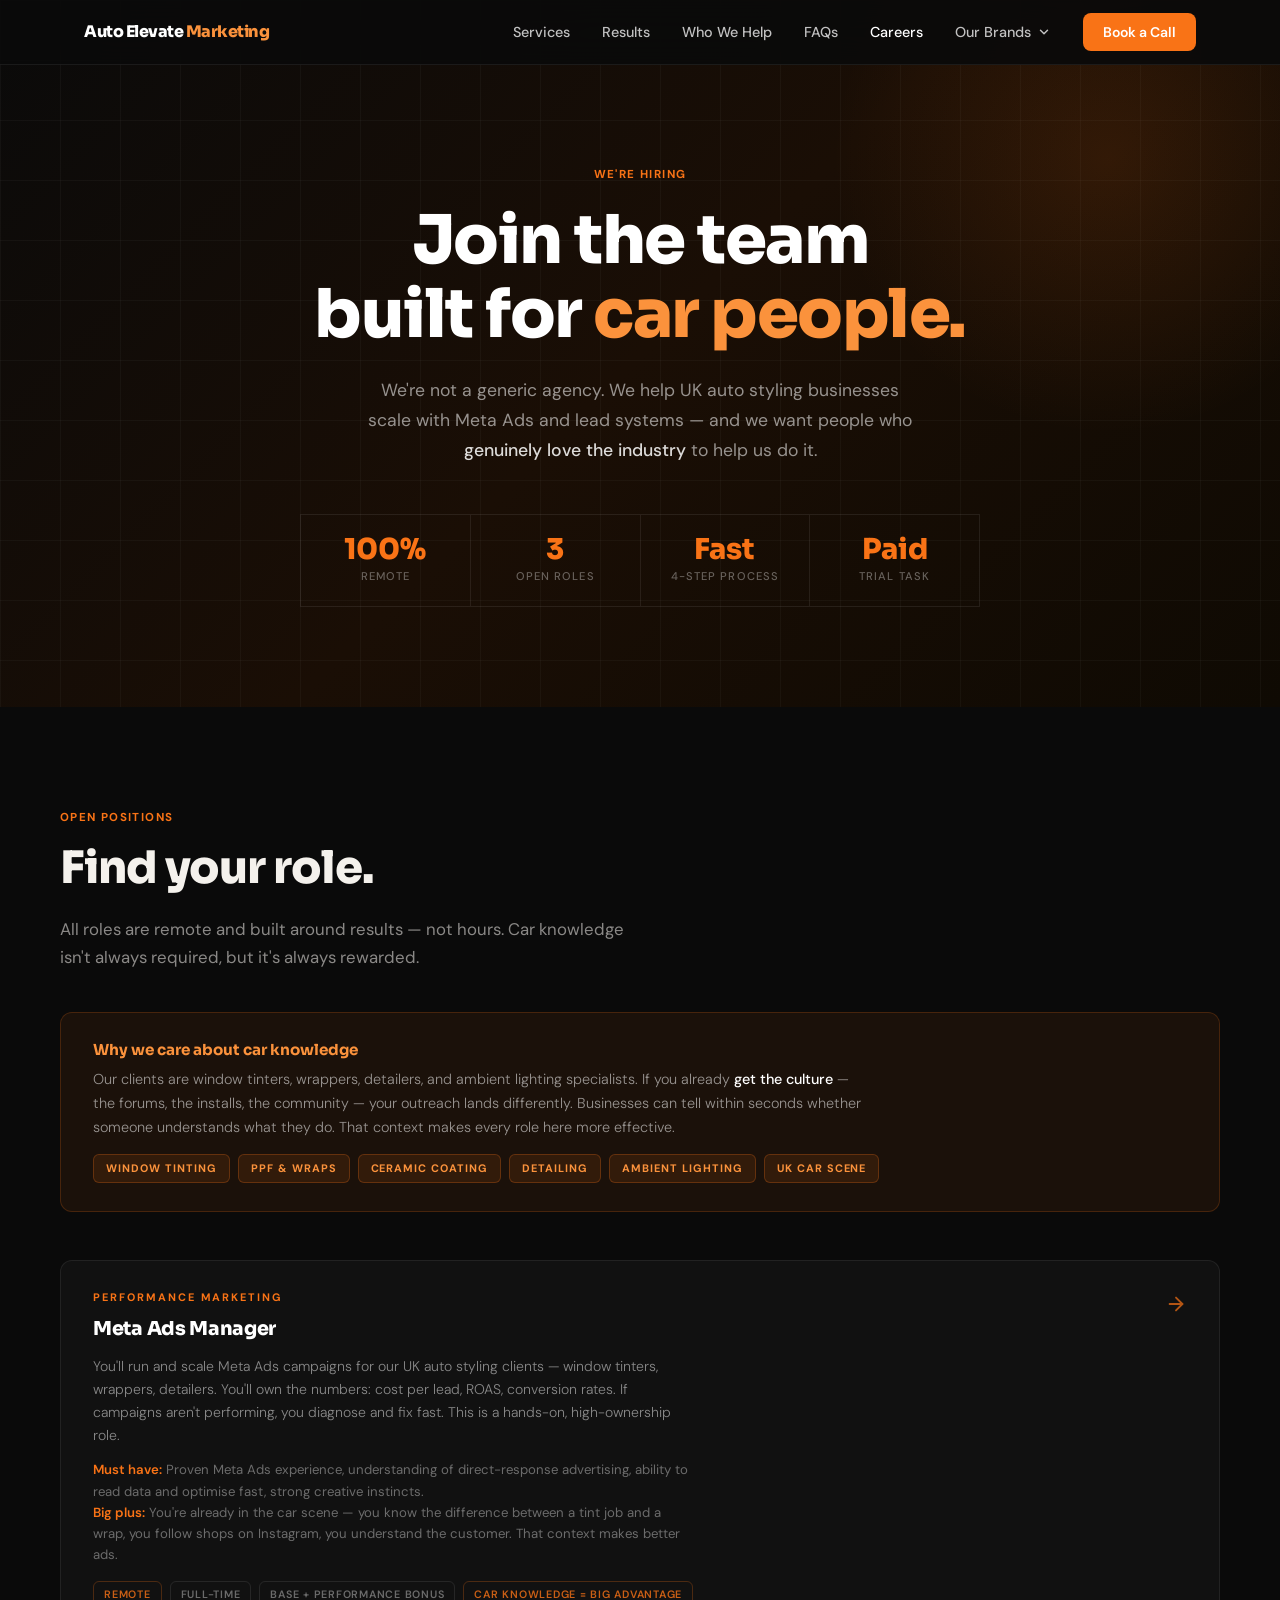
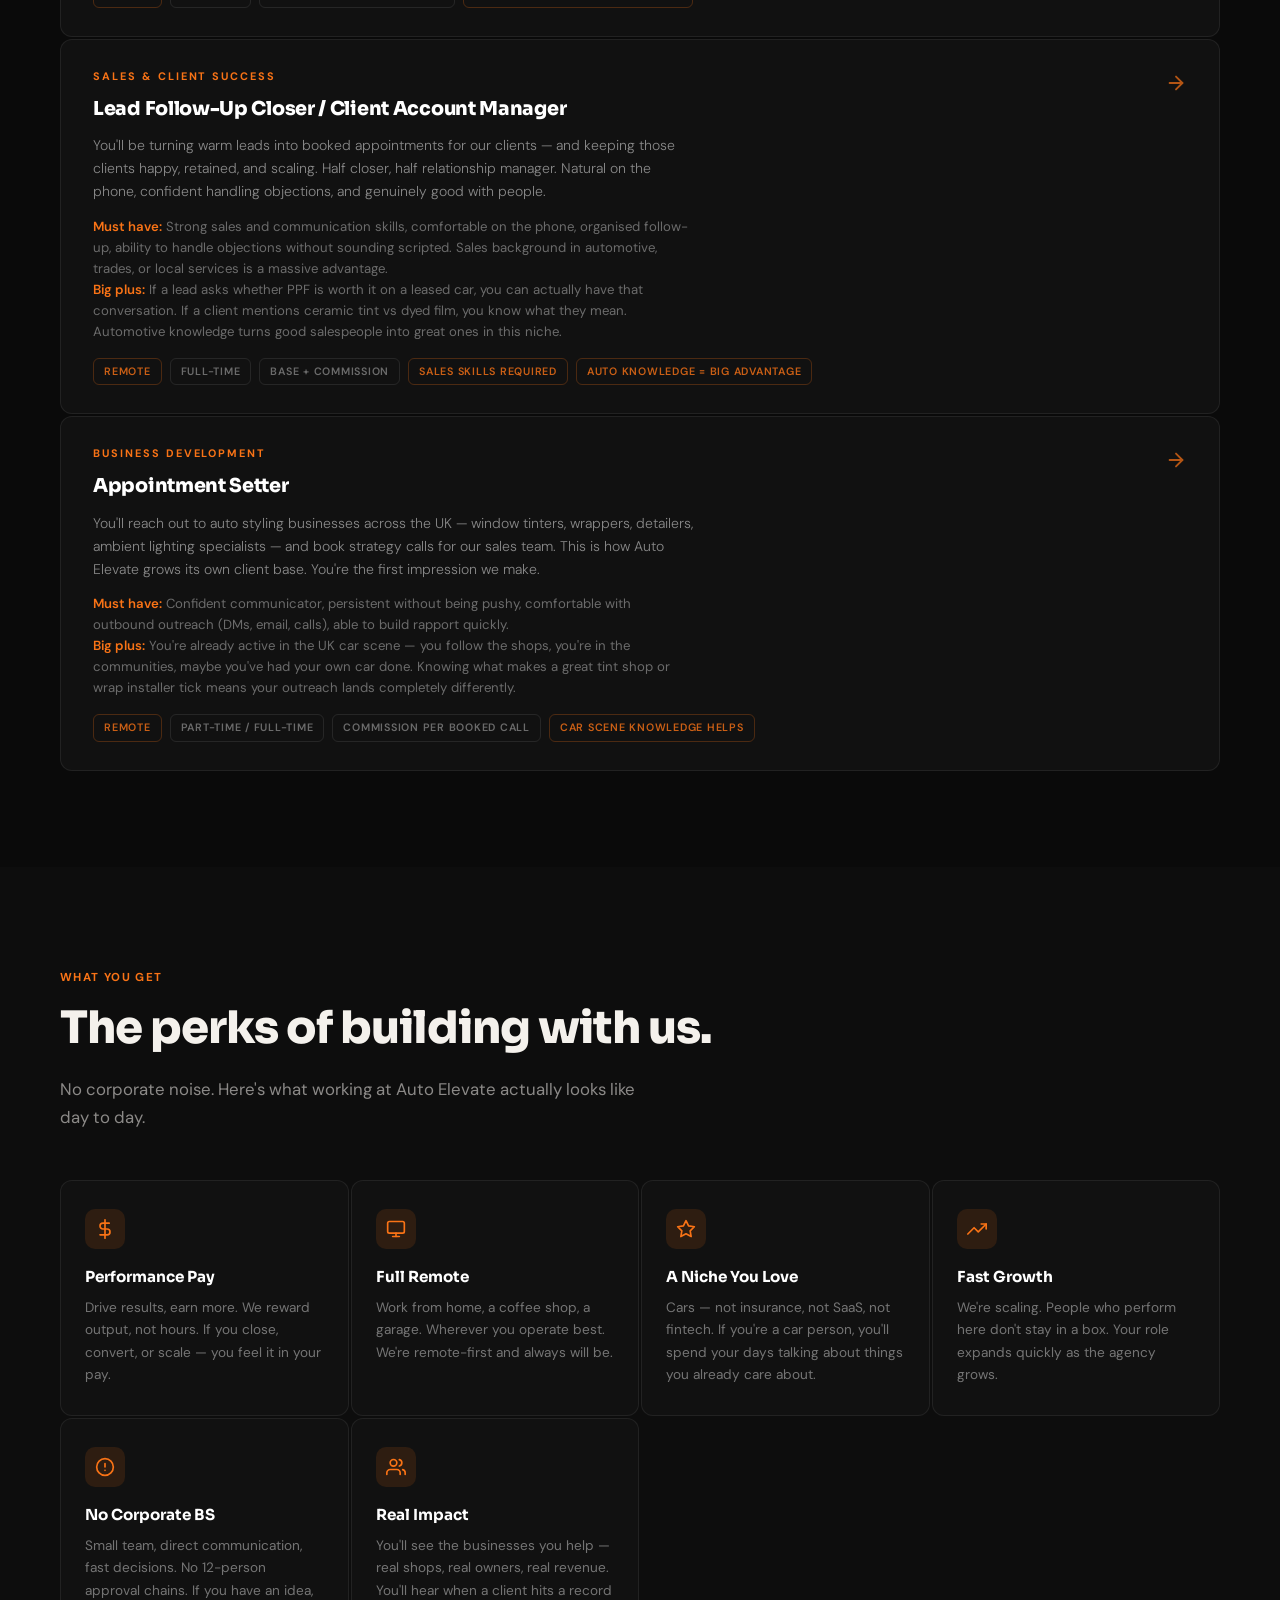
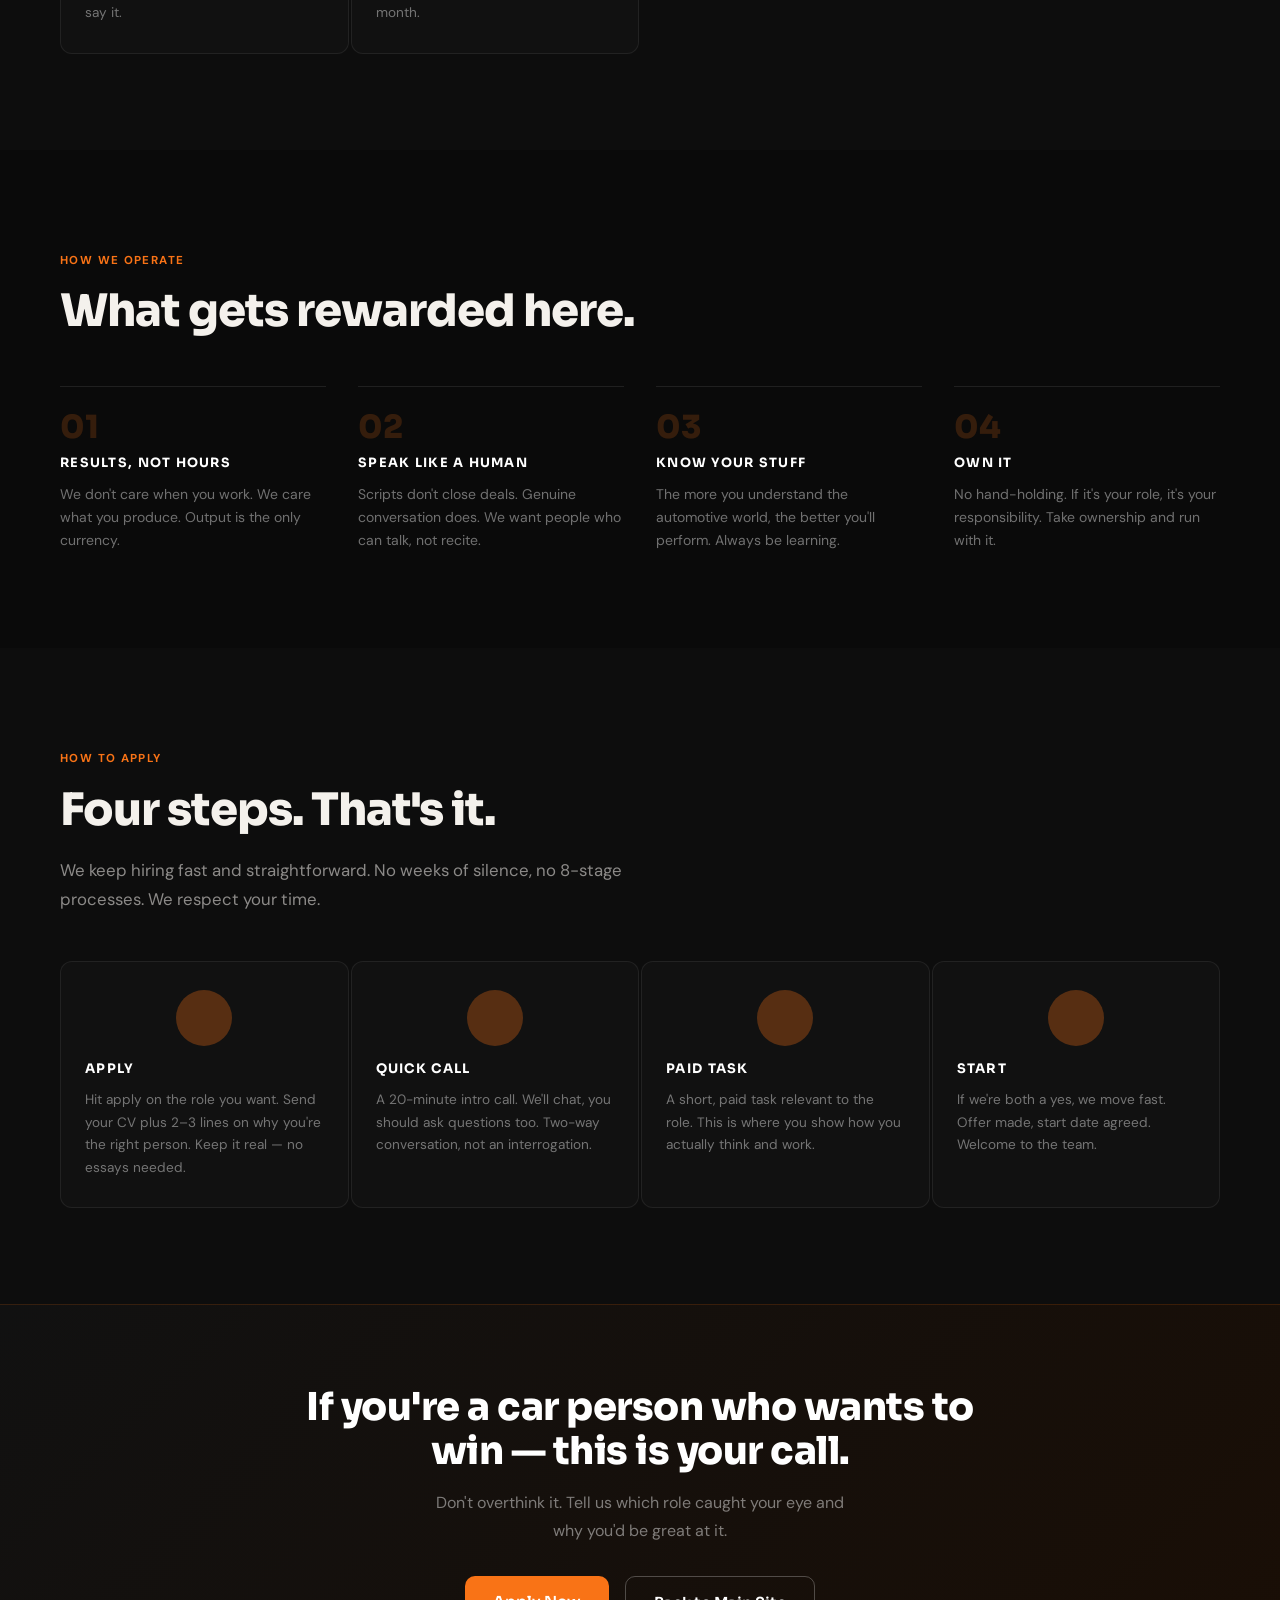
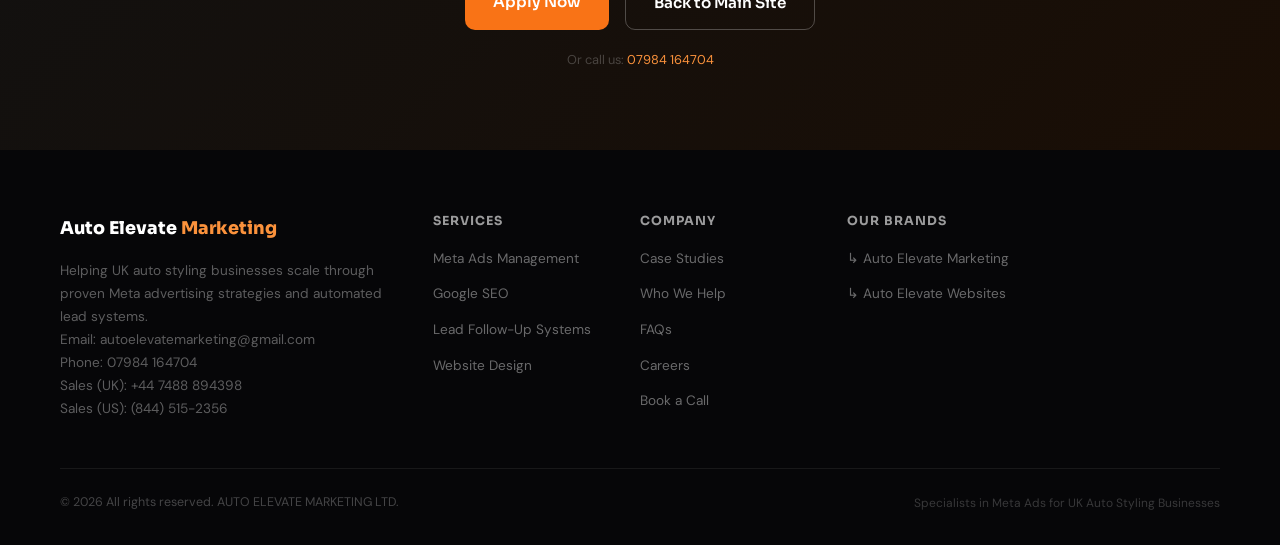
<file: careers.html>
<!DOCTYPE html>
<html lang="en">
<head>
  <meta charset="UTF-8">
  <meta name="viewport" content="width=device-width, initial-scale=1.0">
  <meta http-equiv="X-UA-Compatible" content="IE=edge">
  <link rel="icon" href="avellaagency-removebg-preview.ico" type="image/x-icon">

  <!-- ── PRIMARY SEO ── -->
  <title>Careers | Auto Elevate Marketing</title>
  <meta name="description" content="We're hiring car enthusiasts who love sales and want to help UK auto styling businesses scale. Join Auto Elevate Marketing.">
  <meta name="author" content="Auto Elevate Marketing">
  <meta name="robots" content="index, follow">
  <link rel="canonical" href="https://www.autoelevatemarketing.uk/careers">

  <!-- ── OPEN GRAPH ── -->
  <meta property="og:type"        content="website">
  <meta property="og:url"         content="https://www.autoelevatemarketing.uk/careers">
  <meta property="og:title"       content="Careers | Auto Elevate Marketing">
  <meta property="og:description" content="We're hiring car enthusiasts who love sales and want to help UK auto styling businesses scale.">
  <meta property="og:locale"      content="en_GB">
  <meta property="og:site_name"   content="Auto Elevate Marketing">

  <!-- ── THEME ── -->
  <meta name="theme-color" content="#0a0a0a">

  <!-- ── FONTS ── -->
  <link rel="preconnect" href="https://fonts.googleapis.com">
  <link rel="preconnect" href="https://fonts.gstatic.com" crossorigin>
  <link rel="preload" as="style" href="https://fonts.googleapis.com/css2?family=Sora:wght@400;600;700;800&family=DM+Sans:wght@300;400;500&display=swap" onload="this.onload=null;this.rel='stylesheet'">
  <noscript><link rel="stylesheet" href="https://fonts.googleapis.com/css2?family=Sora:wght@400;600;700;800&family=DM+Sans:wght@300;400;500&display=swap"></noscript>

  <!-- ── STYLESHEET ── -->
  <link rel="stylesheet" href="styles.css">

  <style>

    /* ── HERO ── */
    .careers-hero {
      position: relative;
      padding: 160px 24px 100px;
      background: var(--black);
      overflow: hidden;
      text-align: center;
    }

    .careers-hero-bg {
      position: absolute;
      inset: 0;
      background: linear-gradient(135deg, #0a0a0a 0%, #1a0e05 50%, #0f0a03 100%);
      pointer-events: none;
    }

    .careers-hero-bg::before {
      content: '';
      position: absolute;
      inset: 0;
      background-image:
        linear-gradient(rgba(255,255,255,0.03) 1px, transparent 1px),
        linear-gradient(90deg, rgba(255,255,255,0.03) 1px, transparent 1px);
      background-size: 60px 60px;
    }

    .careers-hero-bg::after {
      content: '';
      position: absolute;
      top: -20%;
      right: -10%;
      width: 600px;
      height: 600px;
      background: radial-gradient(ellipse, rgba(249,115,22,0.12) 0%, transparent 65%);
      pointer-events: none;
    }

    .careers-hero .container { position: relative; z-index: 1; }
    .careers-hero .section-tag { margin-bottom: 20px; display: inline-block; }

    .careers-hero h1 {
      font-family: 'Sora', sans-serif;
      font-size: clamp(2.4rem, 6vw, 4.2rem);
      font-weight: 800;
      color: var(--white);
      letter-spacing: -1.5px;
      line-height: 1.1;
      margin-bottom: 24px;
    }

    .careers-hero h1 span { color: var(--accent-light); }

    .careers-hero .hero-sub {
      font-size: 1.1rem;
      color: rgba(255,255,255,0.55);
      max-width: 560px;
      margin: 0 auto 48px;
      line-height: 1.7;
    }

    .careers-hero .hero-sub strong { color: rgba(255,255,255,0.85); font-weight: 500; }

    /* Stats bar */
    .hero-stats-row {
      display: flex;
      justify-content: center;
      border: 1px solid rgba(255,255,255,0.08);
      max-width: 680px;
      margin: 0 auto;
      flex-wrap: wrap;
    }

    .hstat {
      flex: 1;
      min-width: 130px;
      padding: 20px 28px;
      border-right: 1px solid rgba(255,255,255,0.08);
    }

    .hstat:last-child { border-right: none; }

    .hstat-val {
      font-family: 'Sora', sans-serif;
      font-size: 1.8rem;
      font-weight: 800;
      color: var(--accent);
      line-height: 1;
      margin-bottom: 4px;
    }

    .hstat-lbl {
      font-size: 0.7rem;
      font-weight: 500;
      letter-spacing: 0.1em;
      text-transform: uppercase;
      color: rgba(255,255,255,0.35);
    }

    /* ── CAR BANNER ── */
    .car-banner {
      background: rgba(249,115,22,0.07);
      border: 1px solid rgba(249,115,22,0.2);
      border-radius: 12px;
      padding: 28px 32px;
      margin-bottom: 48px;
    }

    .car-banner h3 {
      font-family: 'Sora', sans-serif;
      font-size: 0.95rem;
      font-weight: 700;
      color: var(--accent-light);
      margin-bottom: 10px;
    }

    .car-banner p {
      font-size: 0.9rem;
      font-weight: 300;
      color: rgba(255,255,255,0.55);
      line-height: 1.65;
      max-width: 780px;
    }

    .car-banner p strong { color: var(--white); font-weight: 500; }

    .ktags {
      display: flex;
      flex-wrap: wrap;
      gap: 8px;
      margin-top: 14px;
    }

    .kt {
      font-size: 0.68rem;
      font-weight: 700;
      letter-spacing: 0.09em;
      text-transform: uppercase;
      padding: 5px 12px;
      border-radius: 6px;
      background: rgba(249,115,22,0.1);
      border: 1px solid rgba(249,115,22,0.25);
      color: var(--accent-light);
    }

    /* ── ROLES ── */
    .roles-list { display: flex; flex-direction: column; gap: 2px; }

    .role-card {
      background: #111;
      border: 1px solid rgba(255,255,255,0.07);
      border-radius: 12px;
      padding: 28px 32px;
      display: flex;
      align-items: flex-start;
      justify-content: space-between;
      gap: 28px;
      text-decoration: none;
      color: var(--white);
      transition: background 0.22s, border-color 0.22s, transform 0.18s;
      position: relative;
      overflow: hidden;
    }

    .role-card::before {
      content: '';
      position: absolute;
      top: 0; left: 0; bottom: 0;
      width: 3px;
      background: var(--accent);
      border-radius: 3px 0 0 3px;
      transform: scaleY(0);
      transform-origin: bottom;
      transition: transform 0.3s ease;
    }

    .role-card:hover {
      background: #161616;
      border-color: rgba(255,255,255,0.13);
      transform: translateY(-1px);
    }

    .role-card:hover::before { transform: scaleY(1); }

    .role-dept {
      font-size: 0.68rem;
      font-weight: 700;
      letter-spacing: 0.18em;
      text-transform: uppercase;
      color: var(--accent);
      margin-bottom: 8px;
    }

    .role-name {
      font-family: 'Sora', sans-serif;
      font-size: 1.2rem;
      font-weight: 800;
      color: var(--white);
      margin-bottom: 10px;
      letter-spacing: -0.3px;
    }

    .role-desc {
      font-size: 0.875rem;
      font-weight: 300;
      color: rgba(255,255,255,0.5);
      max-width: 600px;
      line-height: 1.65;
      margin-bottom: 12px;
    }

    .role-needs {
      font-size: 0.825rem;
      color: rgba(255,255,255,0.38);
      max-width: 600px;
      line-height: 1.6;
      margin-bottom: 16px;
    }

    .role-needs strong { color: var(--accent); font-weight: 600; }

    .role-tags { display: flex; gap: 8px; flex-wrap: wrap; }

    .role-tag {
      font-size: 0.67rem;
      font-weight: 600;
      letter-spacing: 0.07em;
      text-transform: uppercase;
      padding: 4px 10px;
      border-radius: 6px;
      border: 1px solid rgba(255,255,255,0.09);
      color: rgba(255,255,255,0.38);
    }

    .role-tag.hi {
      border-color: rgba(249,115,22,0.25);
      color: rgba(249,115,22,0.8);
    }

    .role-arrow {
      flex-shrink: 0;
      margin-top: 4px;
      color: var(--accent);
      opacity: 0.7;
      transition: transform 0.2s, opacity 0.2s;
    }

    .role-card:hover .role-arrow { transform: translateX(5px); opacity: 1; }

    /* ── PERKS ── */
    .perks-grid {
      display: grid;
      grid-template-columns: repeat(auto-fit, minmax(260px, 1fr));
      gap: 2px;
    }

    .perk-card {
      background: #111;
      border: 1px solid rgba(255,255,255,0.07);
      border-radius: 12px;
      padding: 28px 24px;
      transition: background 0.2s, border-color 0.2s;
    }

    .perk-card:hover {
      background: #161616;
      border-color: rgba(255,255,255,0.12);
    }

    .perk-icon-wrap {
      width: 40px;
      height: 40px;
      background: var(--accent-dim);
      border-radius: 10px;
      display: flex;
      align-items: center;
      justify-content: center;
      margin-bottom: 16px;
    }

    .perk-icon-wrap svg { stroke: var(--accent); }

    .perk-title {
      font-family: 'Sora', sans-serif;
      font-size: 0.95rem;
      font-weight: 700;
      color: var(--white);
      margin-bottom: 8px;
    }

    .perk-body {
      font-size: 0.85rem;
      color: rgba(255,255,255,0.42);
      line-height: 1.65;
    }

    /* ── VALUES ── */
    .values-grid {
      display: grid;
      grid-template-columns: repeat(auto-fit, minmax(240px, 1fr));
      gap: 32px;
      margin-top: 48px;
    }

    .value-card { border-top: 1px solid rgba(255,255,255,0.09); padding-top: 24px; }

    .value-num {
      font-family: 'Sora', sans-serif;
      font-size: 2rem;
      font-weight: 800;
      color: rgba(249,115,22,0.18);
      line-height: 1;
      margin-bottom: 10px;
    }

    .value-title {
      font-family: 'Sora', sans-serif;
      font-size: 0.8rem;
      font-weight: 700;
      letter-spacing: 0.1em;
      text-transform: uppercase;
      color: var(--white);
      margin-bottom: 10px;
    }

    .value-body {
      font-size: 0.875rem;
      color: rgba(255,255,255,0.42);
      line-height: 1.65;
    }

    /* ── PROCESS ── */
    .process-grid {
      display: grid;
      grid-template-columns: repeat(auto-fit, minmax(220px, 1fr));
      gap: 2px;
      margin-top: 48px;
    }

    .process-step {
      background: #111;
      border: 1px solid rgba(255,255,255,0.07);
      border-radius: 12px;
      padding: 28px 24px;
    }

    .step-num {
      font-family: 'Sora', sans-serif;
      font-size: 2.2rem;
      font-weight: 800;
      color: var(--accent);
      opacity: 0.3;
      line-height: 1;
      margin-bottom: 12px;
    }

    .step-title {
      font-family: 'Sora', sans-serif;
      font-size: 0.82rem;
      font-weight: 700;
      letter-spacing: 0.1em;
      text-transform: uppercase;
      color: var(--white);
      margin-bottom: 10px;
    }

    .step-body {
      font-size: 0.85rem;
      color: rgba(255,255,255,0.42);
      line-height: 1.65;
    }

    /* ── CTA BAND ── */
    .careers-cta {
      background: linear-gradient(135deg, #111 0%, #1a0e05 100%);
      border-top: 1px solid rgba(249,115,22,0.15);
      padding: 80px 24px;
      text-align: center;
    }

    .careers-cta h2 {
      font-family: 'Sora', sans-serif;
      font-size: clamp(1.5rem, 3.5vw, 2.4rem);
      font-weight: 800;
      color: var(--white);
      letter-spacing: -0.5px;
      max-width: 680px;
      margin: 0 auto 16px;
    }

    .careers-cta p {
      font-size: 1rem;
      color: rgba(255,255,255,0.45);
      max-width: 440px;
      margin: 0 auto 32px;
      line-height: 1.7;
    }

    .careers-cta .cta-btns { justify-content: center; }

    .careers-cta small {
      display: block;
      margin-top: 20px;
      font-size: 0.8rem;
      color: rgba(255,255,255,0.22);
    }

    .careers-cta small a { color: var(--accent-light); }

    /* ── FORCE DARK BODY ── */
    body { background: #0a0a0a !important; color: #F4F1EC !important; }

    /* Override any light section styles from styles.css */
    .section { background: #0a0a0a; }
    .section-title { color: #F4F1EC !important; }
    .section-sub { color: rgba(244,241,236,0.55) !important; }
    .section-tag { color: var(--accent) !important; }

    /* ── SECTION DARK ── */
    .section-dark { background: #0d0d0d; }

    /* ── RESPONSIVE ── */
    @media (max-width: 768px) {
      .careers-hero { padding: 120px 20px 72px; }
      .hstat { min-width: 120px; }
      .role-card { flex-direction: column; gap: 16px; }
      .role-arrow { display: none; }
      .perks-grid,
      .values-grid,
      .process-grid { grid-template-columns: 1fr; }
    }

  </style>
</head>

<body>

  <a href="#main-content" class="skip-link">Skip to main content</a>

  <!-- ══════════════════════════════
       NAV
  ══════════════════════════════ -->
  <header role="banner">
    <nav aria-label="Main navigation">
      <div class="nav-inner">
        <a href="index.html" class="nav-logo" aria-label="Auto Elevate Marketing — Home">
          Auto Elevate <span>Marketing</span>
        </a>

        <ul class="nav-links" role="list">
          <li><a href="index.html#services">Services</a></li>
          <li><a href="index.html#results">Results</a></li>
          <li><a href="index.html#who-we-help">Who We Help</a></li>
          <li><a href="index.html#faq">FAQs</a></li>
          <li><a href="careers.html" style="color: var(--white);">Careers</a></li>

          <li class="nav-switcher">
            <button class="nav-switcher-btn" id="switcher-btn" aria-expanded="false" aria-haspopup="true">
              Our Brands
              <svg xmlns="http://www.w3.org/2000/svg" width="14" height="14" viewBox="0 0 24 24" fill="none" stroke="currentColor" stroke-width="2.5" stroke-linecap="round" stroke-linejoin="round"><polyline points="6 9 12 15 18 9"/></svg>
            </button>
            <div class="nav-switcher-dropdown" id="switcher-dropdown" role="menu">
              <a href="index.html" class="nav-switcher-item" role="menuitem">
                <span class="switcher-dot orange"></span>
                <span class="switcher-label">
                  <strong>Auto Elevate Marketing</strong>
                  <span>Meta Ads &amp; Lead Generation</span>
                </span>
              </a>
              <a href="services.html" class="nav-switcher-item" role="menuitem">
                <span class="switcher-dot blue"></span>
                <span class="switcher-label">
                  <strong>Auto Elevate Websites</strong>
                  <span>Professional Website Design</span>
                </span>
              </a>
            </div>
          </li>

          <li><a href="https://api.leadconnectorhq.com/widget/form/rzlFgMHE8iANN1yU8MTA?notrack=true" class="nav-cta">Book a Call</a></li>
        </ul>

        <button class="hamburger" aria-label="Open navigation menu" aria-expanded="false" aria-controls="mobile-menu">
          <span></span><span></span><span></span>
        </button>
      </div>

      <ul class="mobile-menu" id="mobile-menu" role="navigation" aria-label="Mobile navigation">
        <li><a href="index.html#services">Services</a></li>
        <li><a href="index.html#results">Results</a></li>
        <li><a href="index.html#who-we-help">Who We Help</a></li>
        <li><a href="index.html#faq">FAQs</a></li>
        <li><a href="careers.html">Careers</a></li>
        <li><div class="mobile-divider">Switch Brand</div></li>
        <li><a href="index.html">&#8627; Auto Elevate Marketing</a></li>
        <li><a href="services.html">&#8627; Auto Elevate Websites</a></li>
        <li><a href="https://api.leadconnectorhq.com/widget/form/rzlFgMHE8iANN1yU8MTA?notrack=true">Book a Call</a></li>
      </ul>
    </nav>
  </header>

  <main id="main-content">

    <!-- ══════════════════════════════
         HERO
    ══════════════════════════════ -->
    <section class="careers-hero" aria-labelledby="careers-heading">
      <div class="careers-hero-bg" aria-hidden="true"></div>
      <div class="container">
        <span class="section-tag">We're Hiring</span>
        <h1 id="careers-heading">Join the team<br>built for <span>car people.</span></h1>
        <p class="hero-sub">We're not a generic agency. We help UK auto styling businesses scale with Meta Ads and lead systems — and we want people who <strong>genuinely love the industry</strong> to help us do it.</p>
        <div class="hero-stats-row" role="list">
          <div class="hstat" role="listitem">
            <div class="hstat-val">100%</div>
            <div class="hstat-lbl">Remote</div>
          </div>
          <div class="hstat" role="listitem">
            <div class="hstat-val">3</div>
            <div class="hstat-lbl">Open Roles</div>
          </div>
          <div class="hstat" role="listitem">
            <div class="hstat-val">Fast</div>
            <div class="hstat-lbl">4-Step Process</div>
          </div>
          <div class="hstat" role="listitem">
            <div class="hstat-val">Paid</div>
            <div class="hstat-lbl">Trial Task</div>
          </div>
        </div>
      </div>
    </section>

    <!-- ══════════════════════════════
         OPEN ROLES
    ══════════════════════════════ -->
    <section class="section" id="roles" aria-labelledby="roles-heading">
      <div class="container">
        <span class="section-tag fade-in">Open Positions</span>
        <h2 class="section-title fade-in" id="roles-heading">Find your role.</h2>
        <p class="section-sub fade-in" style="margin-bottom: 40px;">All roles are remote and built around results — not hours. Car knowledge isn't always required, but it's always rewarded.</p>

        <div class="car-banner fade-in" role="note">
          <h3>Why we care about car knowledge</h3>
          <p>Our clients are window tinters, wrappers, detailers, and ambient lighting specialists. If you already <strong>get the culture</strong> — the forums, the installs, the community — your outreach lands differently. Businesses can tell within seconds whether someone understands what they do. That context makes every role here more effective.</p>
          <div class="ktags">
            <span class="kt">Window Tinting</span>
            <span class="kt">PPF &amp; Wraps</span>
            <span class="kt">Ceramic Coating</span>
            <span class="kt">Detailing</span>
            <span class="kt">Ambient Lighting</span>
            <span class="kt">UK Car Scene</span>
          </div>
        </div>

        <div class="roles-list" role="list">

          <a class="role-card fade-in" href="https://api.leadconnectorhq.com/widget/form/rzlFgMHE8iANN1yU8MTA?notrack=true" role="listitem">
            <div>
              <div class="role-dept">Performance Marketing</div>
              <div class="role-name">Meta Ads Manager</div>
              <p class="role-desc">You'll run and scale Meta Ads campaigns for our UK auto styling clients — window tinters, wrappers, detailers. You'll own the numbers: cost per lead, ROAS, conversion rates. If campaigns aren't performing, you diagnose and fix fast. This is a hands-on, high-ownership role.</p>
              <p class="role-needs">
                <strong>Must have:</strong> Proven Meta Ads experience, understanding of direct-response advertising, ability to read data and optimise fast, strong creative instincts.<br>
                <strong>Big plus:</strong> You're already in the car scene — you know the difference between a tint job and a wrap, you follow shops on Instagram, you understand the customer. That context makes better ads.
              </p>
              <div class="role-tags">
                <span class="role-tag hi">Remote</span>
                <span class="role-tag">Full-Time</span>
                <span class="role-tag">Base + Performance Bonus</span>
                <span class="role-tag hi">Car Knowledge = Big Advantage</span>
              </div>
            </div>
            <div class="role-arrow">
              <svg xmlns="http://www.w3.org/2000/svg" width="22" height="22" viewBox="0 0 24 24" fill="none" stroke="currentColor" stroke-width="2" stroke-linecap="round" stroke-linejoin="round"><line x1="5" y1="12" x2="19" y2="12"/><polyline points="12 5 19 12 12 19"/></svg>
            </div>
          </a>

          <a class="role-card fade-in" href="https://api.leadconnectorhq.com/widget/form/rzlFgMHE8iANN1yU8MTA?notrack=true" role="listitem">
            <div>
              <div class="role-dept">Sales &amp; Client Success</div>
              <div class="role-name">Lead Follow-Up Closer / Client Account Manager</div>
              <p class="role-desc">You'll be turning warm leads into booked appointments for our clients — and keeping those clients happy, retained, and scaling. Half closer, half relationship manager. Natural on the phone, confident handling objections, and genuinely good with people.</p>
              <p class="role-needs">
                <strong>Must have:</strong> Strong sales and communication skills, comfortable on the phone, organised follow-up, ability to handle objections without sounding scripted. Sales background in automotive, trades, or local services is a massive advantage.<br>
                <strong>Big plus:</strong> If a lead asks whether PPF is worth it on a leased car, you can actually have that conversation. If a client mentions ceramic tint vs dyed film, you know what they mean. Automotive knowledge turns good salespeople into great ones in this niche.
              </p>
              <div class="role-tags">
                <span class="role-tag hi">Remote</span>
                <span class="role-tag">Full-Time</span>
                <span class="role-tag">Base + Commission</span>
                <span class="role-tag hi">Sales Skills Required</span>
                <span class="role-tag hi">Auto Knowledge = Big Advantage</span>
              </div>
            </div>
            <div class="role-arrow">
              <svg xmlns="http://www.w3.org/2000/svg" width="22" height="22" viewBox="0 0 24 24" fill="none" stroke="currentColor" stroke-width="2" stroke-linecap="round" stroke-linejoin="round"><line x1="5" y1="12" x2="19" y2="12"/><polyline points="12 5 19 12 12 19"/></svg>
            </div>
          </a>

          <a class="role-card fade-in" href="https://api.leadconnectorhq.com/widget/form/rzlFgMHE8iANN1yU8MTA?notrack=true" role="listitem">
            <div>
              <div class="role-dept">Business Development</div>
              <div class="role-name">Appointment Setter</div>
              <p class="role-desc">You'll reach out to auto styling businesses across the UK — window tinters, wrappers, detailers, ambient lighting specialists — and book strategy calls for our sales team. This is how Auto Elevate grows its own client base. You're the first impression we make.</p>
              <p class="role-needs">
                <strong>Must have:</strong> Confident communicator, persistent without being pushy, comfortable with outbound outreach (DMs, email, calls), able to build rapport quickly.<br>
                <strong>Big plus:</strong> You're already active in the UK car scene — you follow the shops, you're in the communities, maybe you've had your own car done. Knowing what makes a great tint shop or wrap installer tick means your outreach lands completely differently.
              </p>
              <div class="role-tags">
                <span class="role-tag hi">Remote</span>
                <span class="role-tag">Part-Time / Full-Time</span>
                <span class="role-tag">Commission Per Booked Call</span>
                <span class="role-tag hi">Car Scene Knowledge Helps</span>
              </div>
            </div>
            <div class="role-arrow">
              <svg xmlns="http://www.w3.org/2000/svg" width="22" height="22" viewBox="0 0 24 24" fill="none" stroke="currentColor" stroke-width="2" stroke-linecap="round" stroke-linejoin="round"><line x1="5" y1="12" x2="19" y2="12"/><polyline points="12 5 19 12 12 19"/></svg>
            </div>
          </a>

        </div>
      </div>
    </section>

    <!-- ══════════════════════════════
         PERKS
    ══════════════════════════════ -->
    <section class="section section-dark" aria-labelledby="perks-heading">
      <div class="container">
        <span class="section-tag fade-in">What You Get</span>
        <h2 class="section-title fade-in" id="perks-heading">The perks of building with us.</h2>
        <p class="section-sub fade-in" style="margin-bottom: 48px;">No corporate noise. Here's what working at Auto Elevate actually looks like day to day.</p>
        <div class="perks-grid">

          <div class="perk-card fade-in">
            <div class="perk-icon-wrap" aria-hidden="true">
              <svg xmlns="http://www.w3.org/2000/svg" width="20" height="20" viewBox="0 0 24 24" fill="none" stroke-width="2" stroke-linecap="round" stroke-linejoin="round"><line x1="12" y1="1" x2="12" y2="23"/><path d="M17 5H9.5a3.5 3.5 0 0 0 0 7h5a3.5 3.5 0 0 1 0 7H6"/></svg>
            </div>
            <div class="perk-title">Performance Pay</div>
            <p class="perk-body">Drive results, earn more. We reward output, not hours. If you close, convert, or scale — you feel it in your pay.</p>
          </div>

          <div class="perk-card fade-in">
            <div class="perk-icon-wrap" aria-hidden="true">
              <svg xmlns="http://www.w3.org/2000/svg" width="20" height="20" viewBox="0 0 24 24" fill="none" stroke-width="2" stroke-linecap="round" stroke-linejoin="round"><rect x="2" y="3" width="20" height="14" rx="2" ry="2"/><line x1="8" y1="21" x2="16" y2="21"/><line x1="12" y1="17" x2="12" y2="21"/></svg>
            </div>
            <div class="perk-title">Full Remote</div>
            <p class="perk-body">Work from home, a coffee shop, a garage. Wherever you operate best. We're remote-first and always will be.</p>
          </div>

          <div class="perk-card fade-in">
            <div class="perk-icon-wrap" aria-hidden="true">
              <svg xmlns="http://www.w3.org/2000/svg" width="20" height="20" viewBox="0 0 24 24" fill="none" stroke-width="2" stroke-linecap="round" stroke-linejoin="round"><polygon points="12 2 15.09 8.26 22 9.27 17 14.14 18.18 21.02 12 17.77 5.82 21.02 7 14.14 2 9.27 8.91 8.26 12 2"/></svg>
            </div>
            <div class="perk-title">A Niche You Love</div>
            <p class="perk-body">Cars — not insurance, not SaaS, not fintech. If you're a car person, you'll spend your days talking about things you already care about.</p>
          </div>

          <div class="perk-card fade-in">
            <div class="perk-icon-wrap" aria-hidden="true">
              <svg xmlns="http://www.w3.org/2000/svg" width="20" height="20" viewBox="0 0 24 24" fill="none" stroke-width="2" stroke-linecap="round" stroke-linejoin="round"><polyline points="23 6 13.5 15.5 8.5 10.5 1 18"/><polyline points="17 6 23 6 23 12"/></svg>
            </div>
            <div class="perk-title">Fast Growth</div>
            <p class="perk-body">We're scaling. People who perform here don't stay in a box. Your role expands quickly as the agency grows.</p>
          </div>

          <div class="perk-card fade-in">
            <div class="perk-icon-wrap" aria-hidden="true">
              <svg xmlns="http://www.w3.org/2000/svg" width="20" height="20" viewBox="0 0 24 24" fill="none" stroke-width="2" stroke-linecap="round" stroke-linejoin="round"><circle cx="12" cy="12" r="10"/><line x1="12" y1="8" x2="12" y2="12"/><line x1="12" y1="16" x2="12.01" y2="16"/></svg>
            </div>
            <div class="perk-title">No Corporate BS</div>
            <p class="perk-body">Small team, direct communication, fast decisions. No 12-person approval chains. If you have an idea, say it.</p>
          </div>

          <div class="perk-card fade-in">
            <div class="perk-icon-wrap" aria-hidden="true">
              <svg xmlns="http://www.w3.org/2000/svg" width="20" height="20" viewBox="0 0 24 24" fill="none" stroke-width="2" stroke-linecap="round" stroke-linejoin="round"><path d="M17 21v-2a4 4 0 0 0-4-4H5a4 4 0 0 0-4 4v2"/><circle cx="9" cy="7" r="4"/><path d="M23 21v-2a4 4 0 0 0-3-3.87"/><path d="M16 3.13a4 4 0 0 1 0 7.75"/></svg>
            </div>
            <div class="perk-title">Real Impact</div>
            <p class="perk-body">You'll see the businesses you help — real shops, real owners, real revenue. You'll hear when a client hits a record month.</p>
          </div>

        </div>
      </div>
    </section>

    <!-- ══════════════════════════════
         VALUES
    ══════════════════════════════ -->
    <section class="section" aria-labelledby="values-heading">
      <div class="container">
        <span class="section-tag fade-in">How We Operate</span>
        <h2 class="section-title fade-in" id="values-heading">What gets rewarded here.</h2>
        <div class="values-grid">
          <div class="value-card fade-in">
            <div class="value-num">01</div>
            <div class="value-title">Results, Not Hours</div>
            <p class="value-body">We don't care when you work. We care what you produce. Output is the only currency.</p>
          </div>
          <div class="value-card fade-in">
            <div class="value-num">02</div>
            <div class="value-title">Speak Like a Human</div>
            <p class="value-body">Scripts don't close deals. Genuine conversation does. We want people who can talk, not recite.</p>
          </div>
          <div class="value-card fade-in">
            <div class="value-num">03</div>
            <div class="value-title">Know Your Stuff</div>
            <p class="value-body">The more you understand the automotive world, the better you'll perform. Always be learning.</p>
          </div>
          <div class="value-card fade-in">
            <div class="value-num">04</div>
            <div class="value-title">Own It</div>
            <p class="value-body">No hand-holding. If it's your role, it's your responsibility. Take ownership and run with it.</p>
          </div>
        </div>
      </div>
    </section>

    <!-- ══════════════════════════════
         PROCESS
    ══════════════════════════════ -->
    <section class="section section-dark" aria-labelledby="process-heading">
      <div class="container">
        <span class="section-tag fade-in">How to Apply</span>
        <h2 class="section-title fade-in" id="process-heading">Four steps. That's it.</h2>
        <p class="section-sub fade-in" style="margin-bottom: 0;">We keep hiring fast and straightforward. No weeks of silence, no 8-stage processes. We respect your time.</p>
        <div class="process-grid">
          <div class="process-step fade-in">
            <div class="step-num">01</div>
            <div class="step-title">Apply</div>
            <p class="step-body">Hit apply on the role you want. Send your CV plus 2&#8211;3 lines on why you're the right person. Keep it real — no essays needed.</p>
          </div>
          <div class="process-step fade-in">
            <div class="step-num">02</div>
            <div class="step-title">Quick Call</div>
            <p class="step-body">A 20-minute intro call. We'll chat, you should ask questions too. Two-way conversation, not an interrogation.</p>
          </div>
          <div class="process-step fade-in">
            <div class="step-num">03</div>
            <div class="step-title">Paid Task</div>
            <p class="step-body">A short, paid task relevant to the role. This is where you show how you actually think and work.</p>
          </div>
          <div class="process-step fade-in">
            <div class="step-num">04</div>
            <div class="step-title">Start</div>
            <p class="step-body">If we're both a yes, we move fast. Offer made, start date agreed. Welcome to the team.</p>
          </div>
        </div>
      </div>
    </section>

    <!-- ══════════════════════════════
         CTA
    ══════════════════════════════ -->
    <div class="careers-cta">
      <h2>If you're a car person who wants to win — this is your call.</h2>
      <p>Don't overthink it. Tell us which role caught your eye and why you'd be great at it.</p>
      <div class="cta-btns">
        <a href="https://api.leadconnectorhq.com/widget/form/rzlFgMHE8iANN1yU8MTA?notrack=true" class="btn-primary">Apply Now</a>
        <a href="index.html" class="btn-outline">Back to Main Site</a>
      </div>
      <small>Or call us: <a href="tel:+447984164704">07984 164704</a></small>
    </div>

  </main>

  <!-- ══════════════════════════════
       FOOTER
  ══════════════════════════════ -->
  <footer role="contentinfo">
    <div class="footer-inner">
      <div class="footer-top">
        <div class="footer-brand">
          <div class="logo">Auto Elevate <span>Marketing</span></div>
          <p>Helping UK auto styling businesses scale through proven Meta advertising strategies and automated lead systems.</p>
          <p class="footer-contact">Email: <a href="mailto:autoelevatemarketing@gmail.com">autoelevatemarketing@gmail.com</a></p>
          <p class="footer-contact">Phone: <a href="tel:+447984164704">07984 164704</a></p>
          <p class="footer-contact">Sales (UK): <a href="tel:+447488894398">+44 7488 894398</a></p>
          <p class="footer-contact">Sales (US): <a href="tel:+18445152356">(844) 515-2356</a></p>
        </div>

        <nav class="footer-col" aria-label="Services navigation">
          <h5>Services</h5>
          <ul>
            <li><a href="index.html#services">Meta Ads Management</a></li>
            <li><a href="index.html#services">Google SEO</a></li>
            <li><a href="index.html#services">Lead Follow-Up Systems</a></li>
            <li><a href="index.html#services">Website Design</a></li>
          </ul>
        </nav>

        <nav class="footer-col" aria-label="Company navigation">
          <h5>Company</h5>
          <ul>
            <li><a href="index.html#results">Case Studies</a></li>
            <li><a href="index.html#who-we-help">Who We Help</a></li>
            <li><a href="index.html#faq">FAQs</a></li>
            <li><a href="careers.html">Careers</a></li>
            <li><a href="https://api.leadconnectorhq.com/widget/form/rzlFgMHE8iANN1yU8MTA?notrack=true">Book a Call</a></li>
          </ul>
        </nav>

        <nav class="footer-col" aria-label="Our brands">
          <h5>Our Brands</h5>
          <ul>
            <li><a href="index.html">&#8627; Auto Elevate Marketing</a></li>
            <li><a href="services.html">&#8627; Auto Elevate Websites</a></li>
          </ul>
        </nav>
      </div>

      <div class="footer-bottom">
        <p>&copy; 2026 All rights reserved. AUTO ELEVATE MARKETING LTD.</p>
        <p style="font-size:0.75rem;color:rgba(255,255,255,0.2)">Specialists in Meta Ads for UK Auto Styling Businesses</p>
      </div>
    </div>
  </footer>

  <!-- ── SCRIPTS ── -->
  <script>
    // ── Fade-in observer ──
    const observer = new IntersectionObserver((entries) => {
      entries.forEach(e => {
        if (e.isIntersecting) { e.target.classList.add('visible'); observer.unobserve(e.target); }
      });
    }, { threshold: 0.05, rootMargin: '0px 0px -20px 0px' });
    document.querySelectorAll('.fade-in').forEach(el => {
      observer.observe(el);
      setTimeout(() => { el.classList.add('visible'); }, 800);
    });

    // ── Mobile hamburger ──
    const hamburger = document.querySelector('.hamburger');
    const mobileMenu = document.getElementById('mobile-menu');
    hamburger.addEventListener('click', () => {
      const isOpen = mobileMenu.classList.toggle('open');
      hamburger.setAttribute('aria-expanded', isOpen);
      hamburger.setAttribute('aria-label', isOpen ? 'Close menu' : 'Open menu');
    });
    mobileMenu.querySelectorAll('a').forEach(link => {
      link.addEventListener('click', () => {
        mobileMenu.classList.remove('open');
        hamburger.setAttribute('aria-expanded', 'false');
      });
    });

    // ── Nav brand switcher ──
    const switcherBtn = document.getElementById('switcher-btn');
    const switcherDropdown = document.getElementById('switcher-dropdown');
    switcherBtn.addEventListener('click', (e) => {
      e.stopPropagation();
      const isOpen = switcherDropdown.classList.toggle('open');
      switcherBtn.classList.toggle('open', isOpen);
      switcherBtn.setAttribute('aria-expanded', isOpen);
    });
    document.addEventListener('click', (e) => {
      if (!switcherBtn.contains(e.target) && !switcherDropdown.contains(e.target)) {
        switcherDropdown.classList.remove('open');
        switcherBtn.classList.remove('open');
        switcherBtn.setAttribute('aria-expanded', 'false');
      }
    });
  </script>

</body>
</html>
</file>
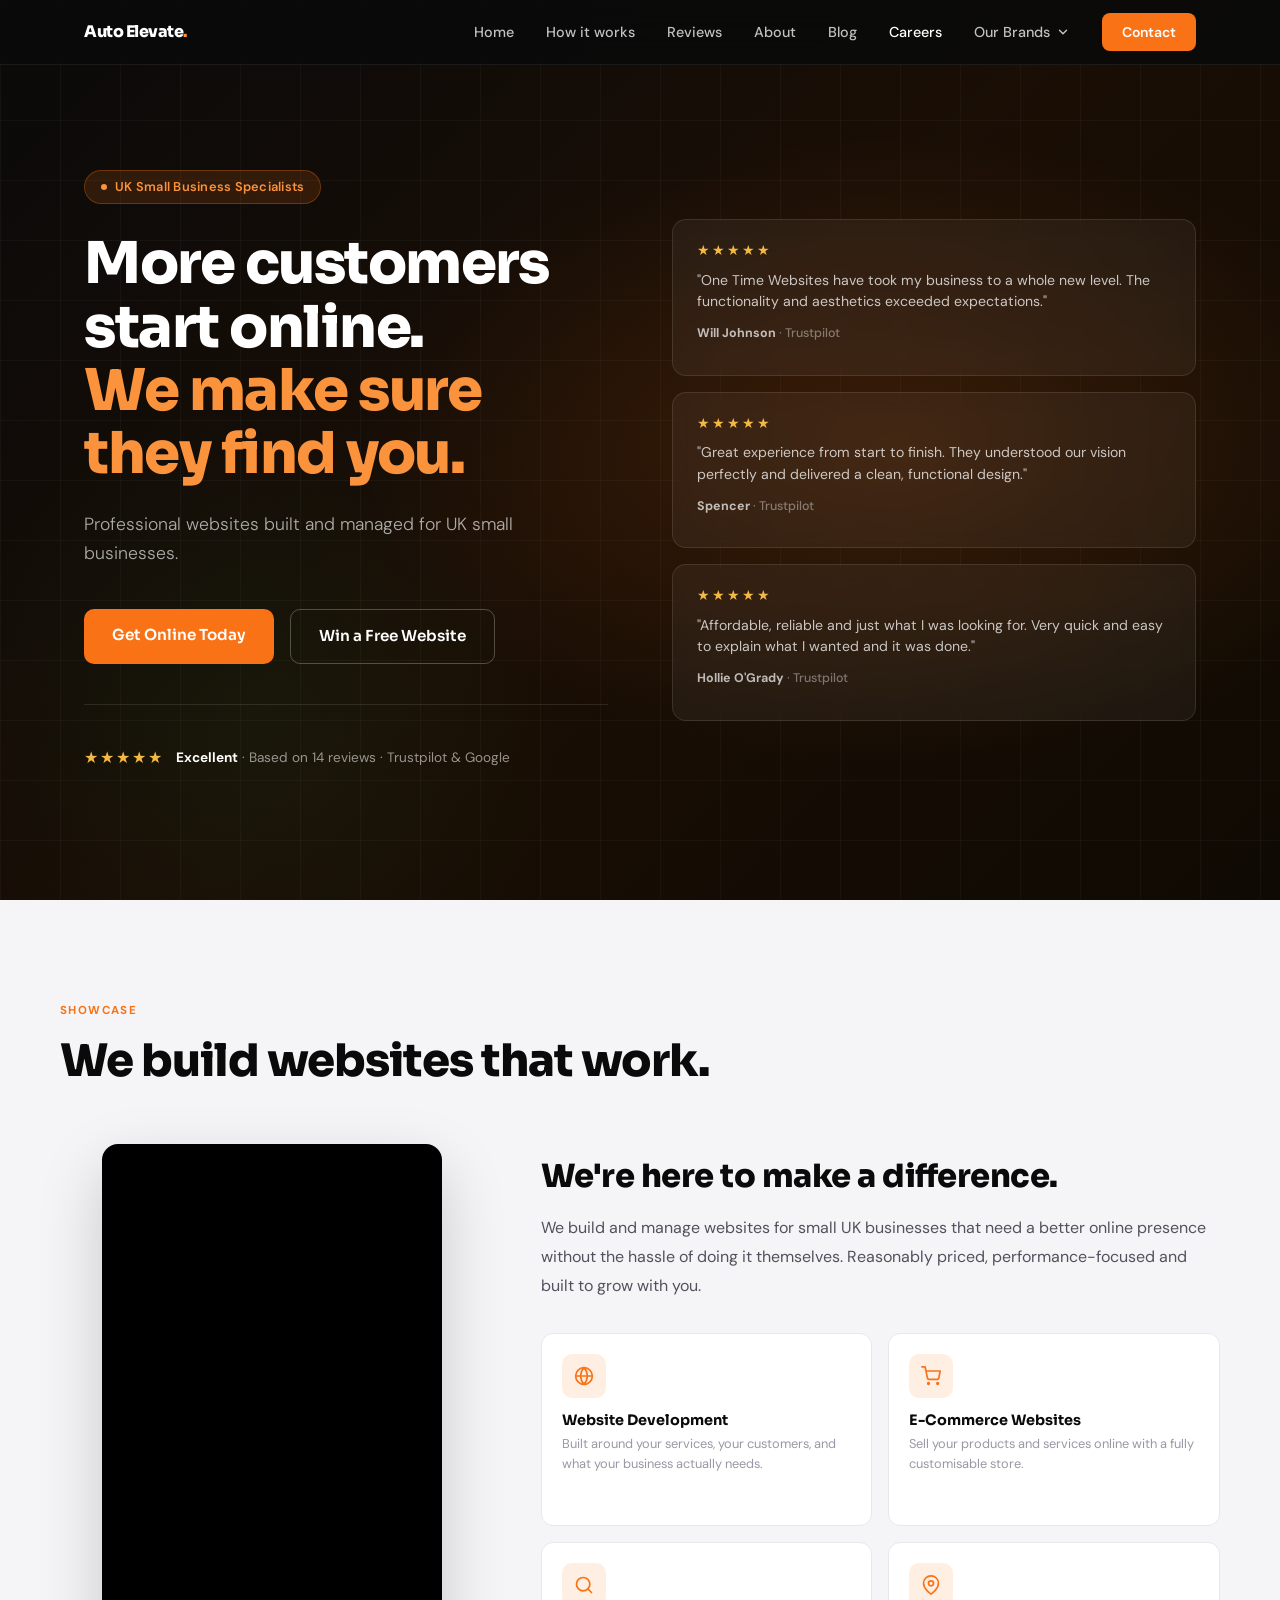
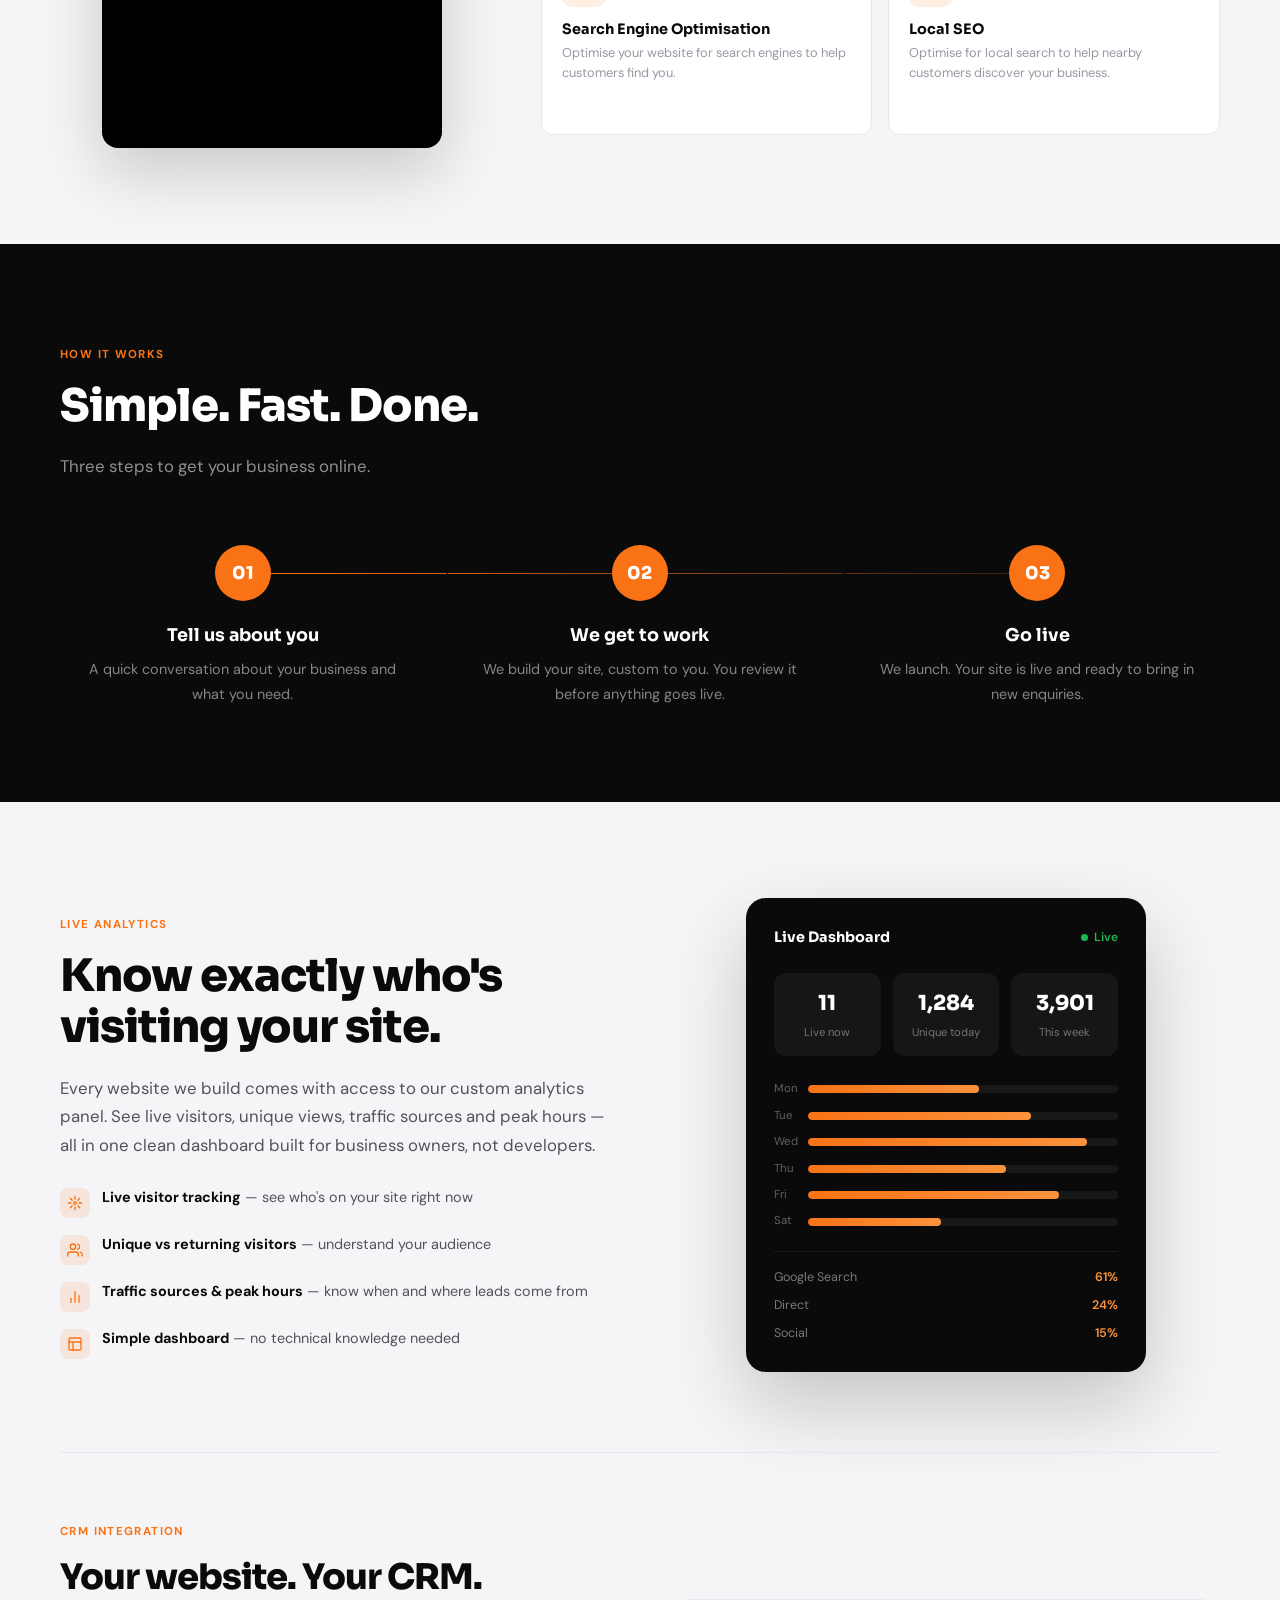
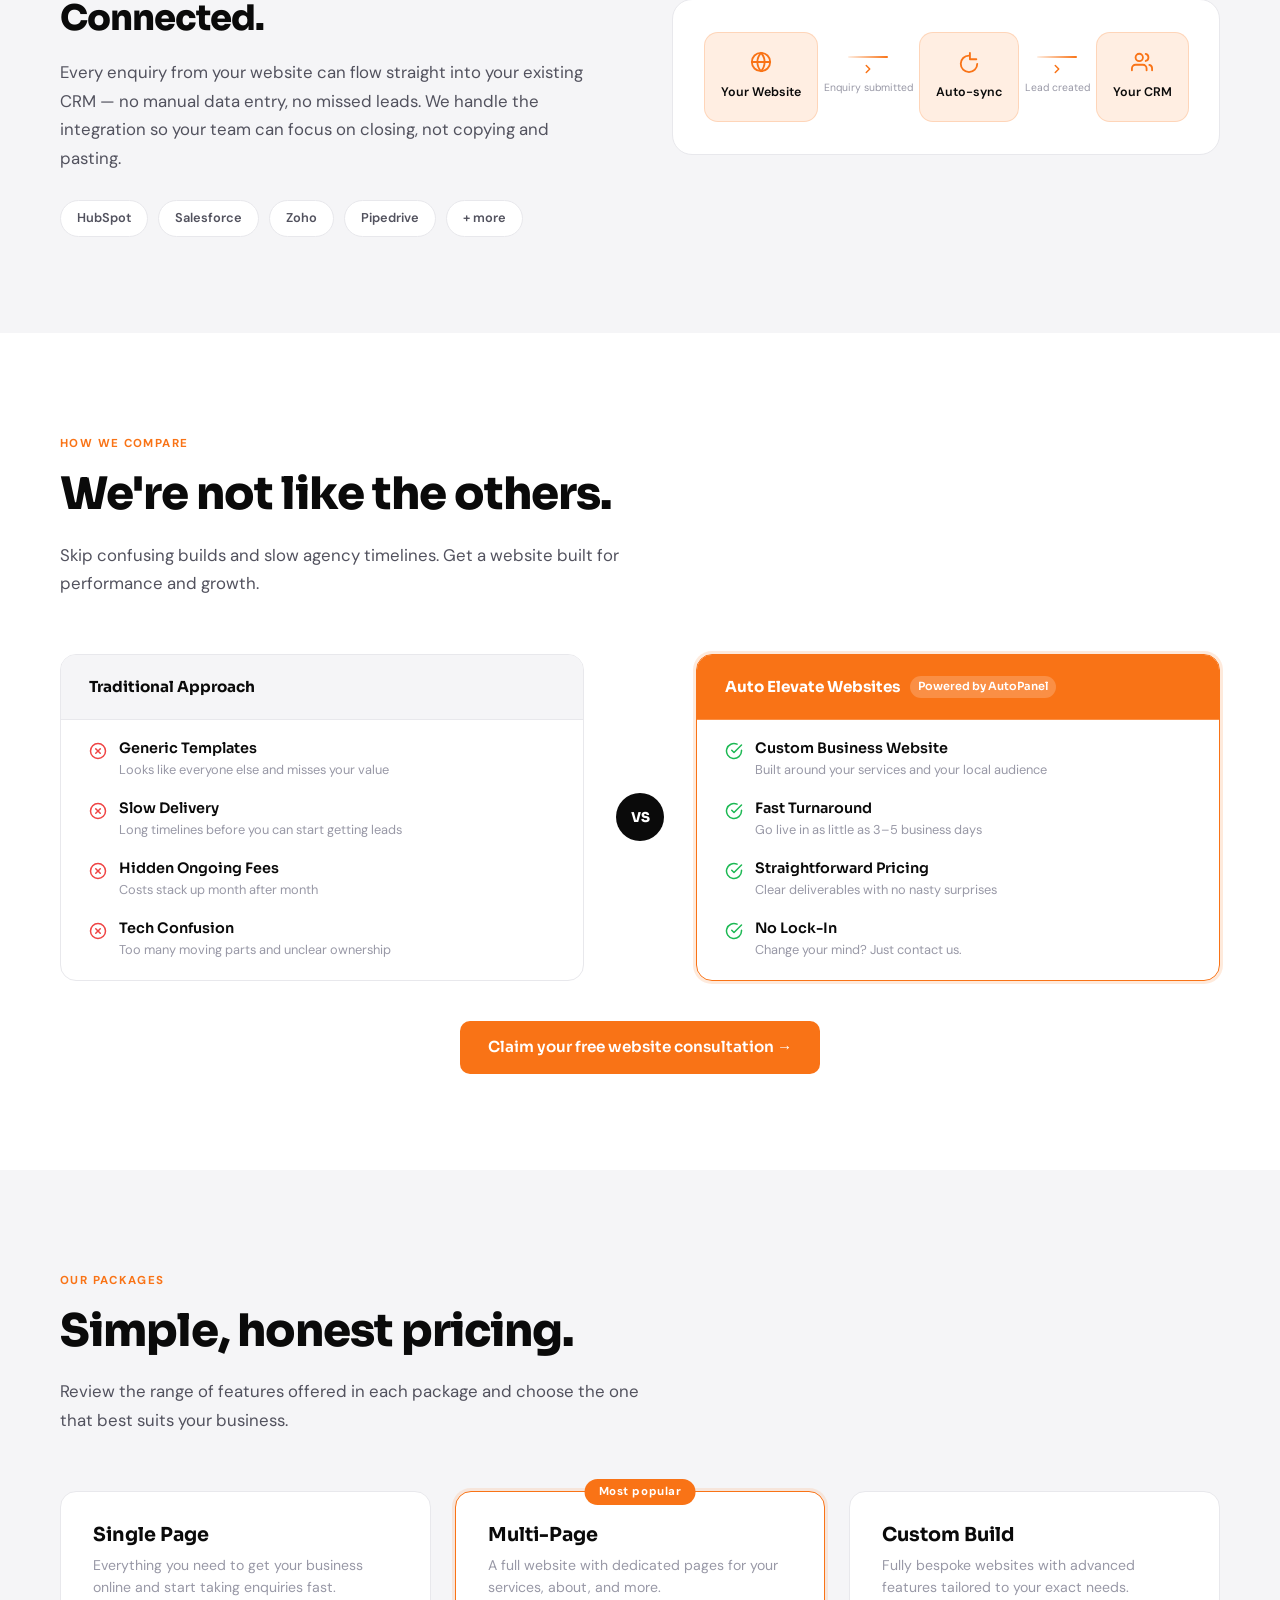
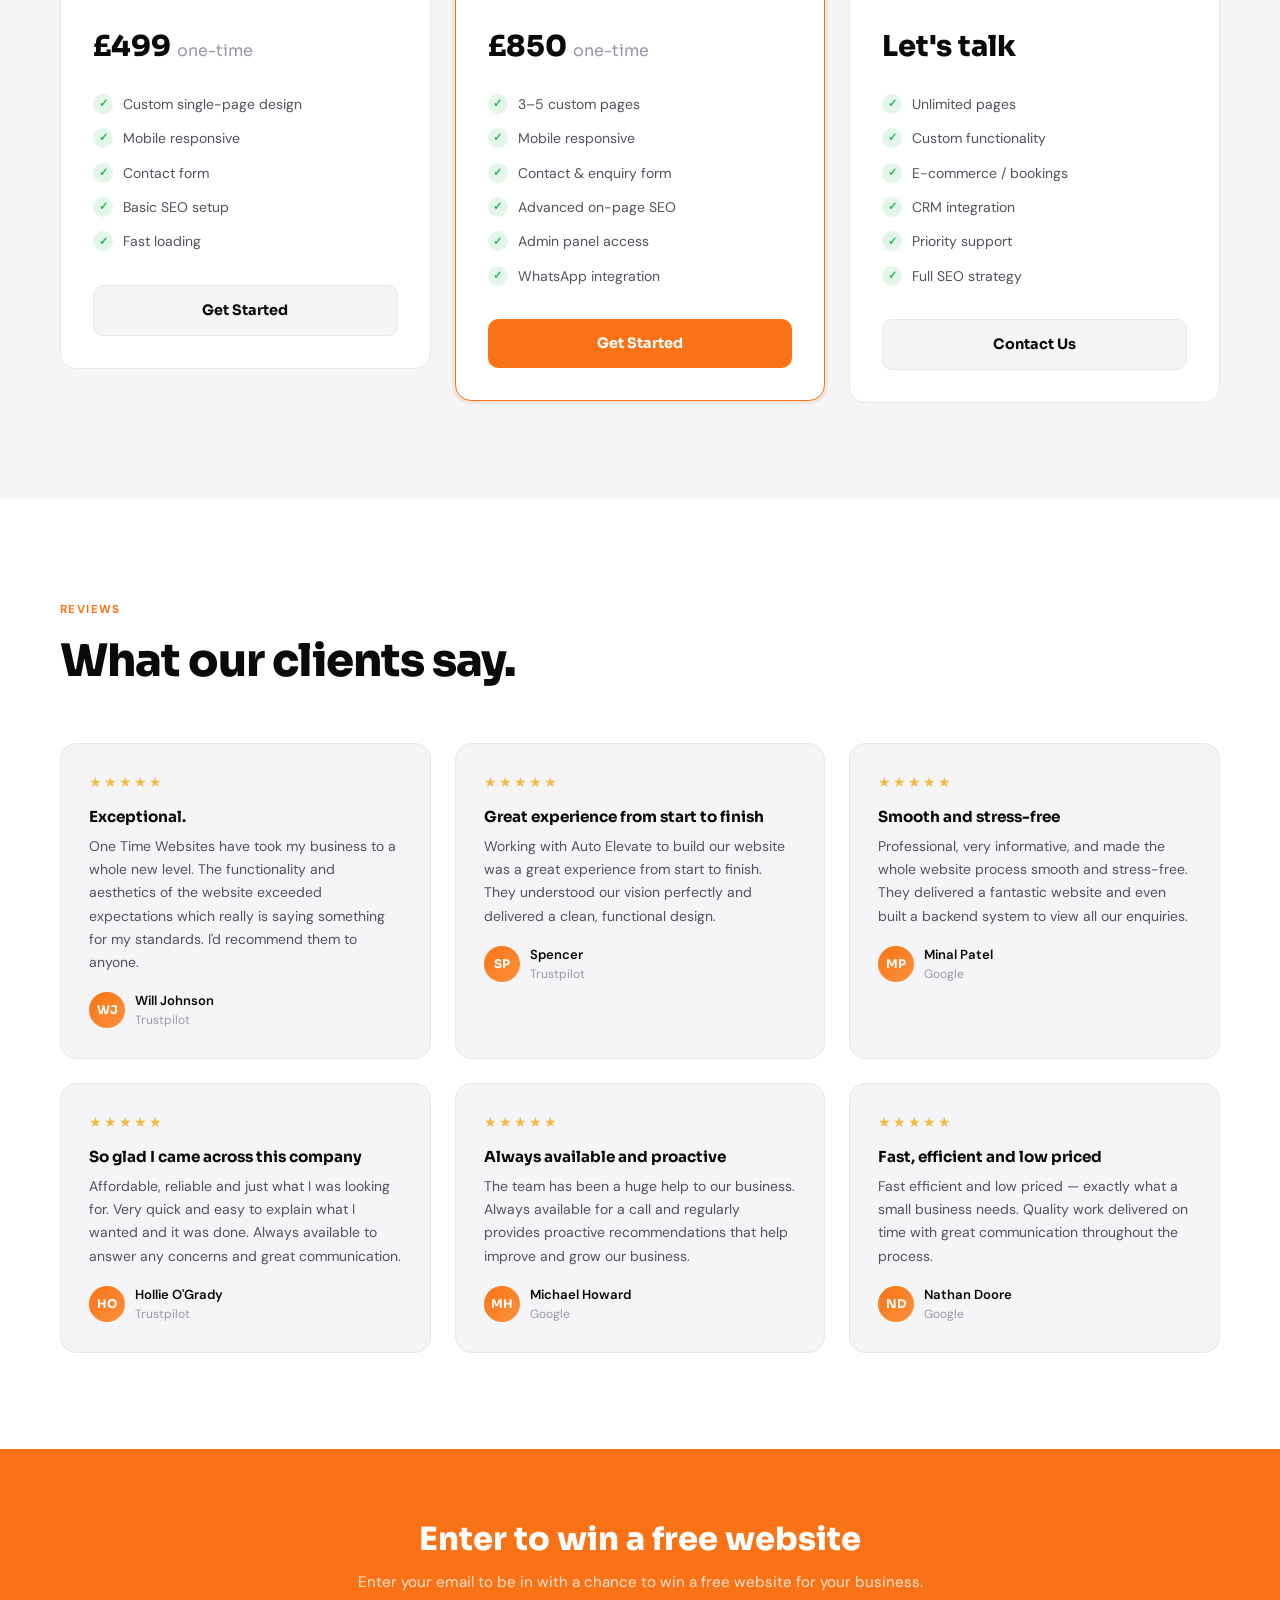
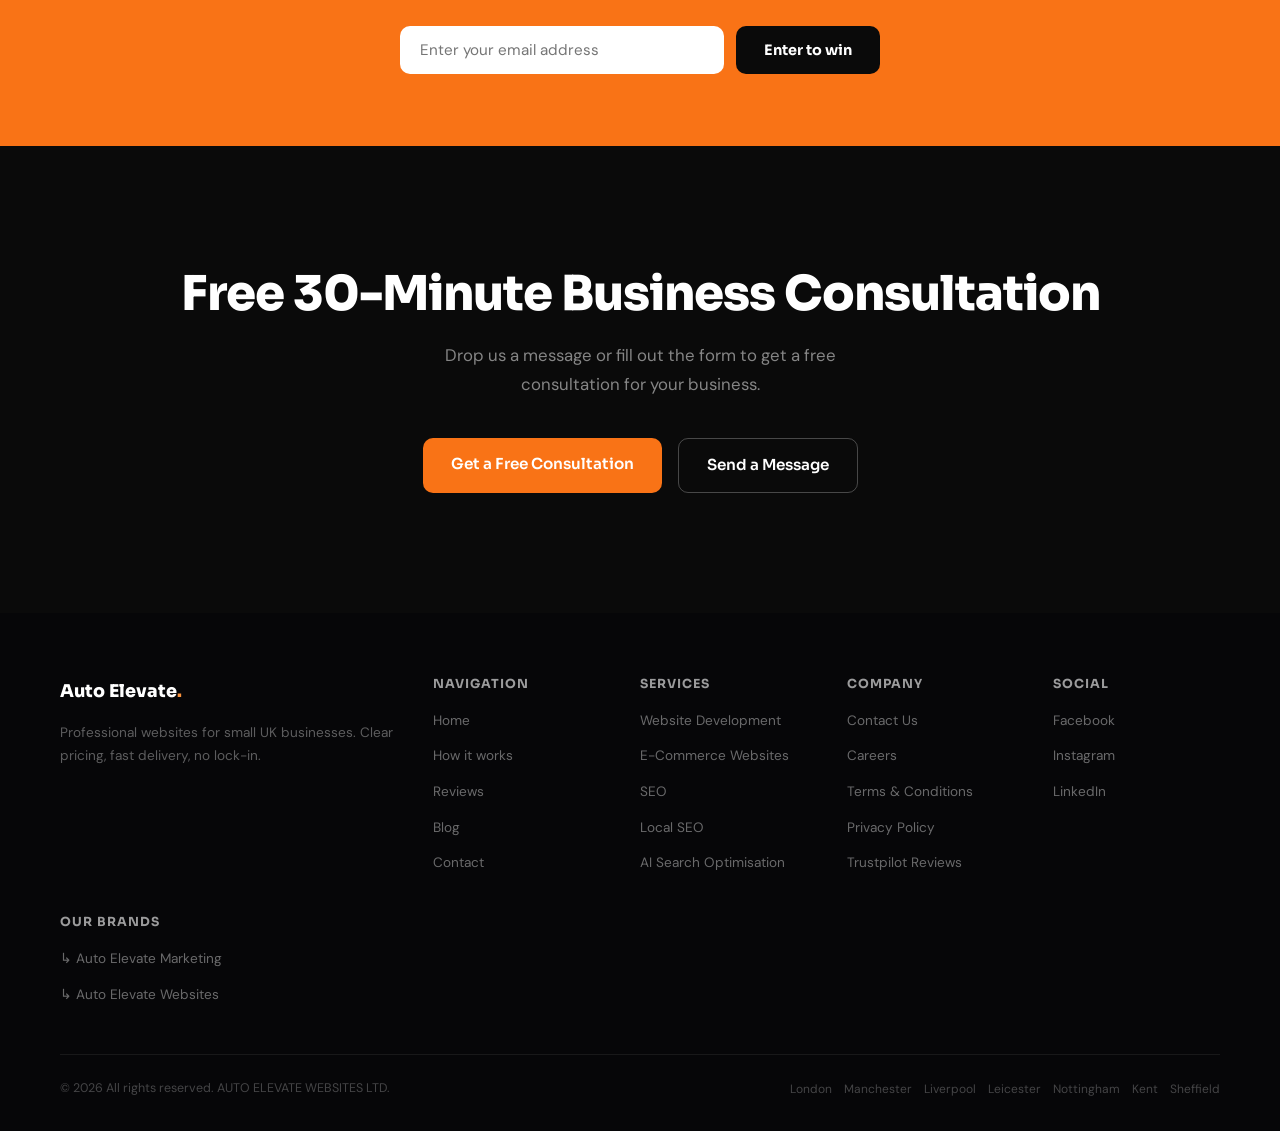
<file: services.html>
<!DOCTYPE html>
<html lang="en">
<head>
  <!-- ── CHARSET & VIEWPORT ── -->
  <meta charset="UTF-8">
  <meta name="viewport" content="width=device-width, initial-scale=1.0">
  <meta http-equiv="X-UA-Compatible" content="IE=edge">

  <!-- ── PRIMARY SEO ── -->
  <title>Auto Elevate Websites | Professional Website Design for UK Small Businesses</title>
  <meta name="description" content="Auto Elevate Websites builds and manages professional websites for UK small businesses. Fast turnaround, honest pricing, live analytics panel and CRM integration included. Get online in days.">
  <meta name="keywords" content="website design UK, small business website, professional website UK, affordable web design, local SEO, CRM integration, website analytics">
  <meta name="author" content="Auto Elevate Websites">
  <meta name="robots" content="index, follow, max-snippet:-1, max-image-preview:large, max-video-preview:-1">
  <link rel="canonical" href="https://www.autoelevatewebsites.co.uk/">

  <!-- ── OPEN GRAPH (Social Sharing) ── -->
  <meta property="og:type"        content="website">
  <meta property="og:url"         content="https://www.autoelevatewebsites.co.uk/">
  <meta property="og:title"       content="Auto Elevate Websites | Professional Website Design for UK Small Businesses">
  <meta property="og:description" content="We build and manage professional websites for UK small businesses. Fast delivery, clear pricing, live analytics and CRM integration included.">
  <meta property="og:image"       content="https://www.autoelevatewebsites.co.uk/og-image.jpg">
  <meta property="og:locale"      content="en_GB">
  <meta property="og:site_name"   content="Auto Elevate Websites">

  <!-- ── TWITTER CARD ── -->
  <meta name="twitter:card"        content="summary_large_image">
  <meta name="twitter:title"       content="Auto Elevate Websites | Professional Website Design for UK Small Businesses">
  <meta name="twitter:description" content="We build and manage professional websites for UK small businesses. Fast delivery, clear pricing, live analytics and CRM integration included.">
  <meta name="twitter:image"       content="https://www.autoelevatewebsites.co.uk/og-image.jpg">

  <!-- ── GEO / LOCAL SEO ── -->
  <meta name="geo.region"   content="GB">
  <meta name="geo.placename" content="United Kingdom">

  <!-- ── THEME & ICONS ── -->
  <meta name="theme-color" content="#0a0a0a">
  <link rel="icon" type="image/svg+xml" href="/favicon.svg">
  <link rel="icon" type="image/png" href="/favicon.png">
  <link rel="apple-touch-icon" href="/apple-touch-icon.png">

  <!-- ── FONTS ── -->
  <link rel="preconnect" href="https://fonts.googleapis.com">
  <link rel="preconnect" href="https://fonts.gstatic.com" crossorigin>
  <link rel="preload" as="style" href="https://fonts.googleapis.com/css2?family=Sora:wght@400;600;700;800&family=DM+Sans:wght@300;400;500&display=swap" onload="this.onload=null;this.rel='stylesheet'">
  <noscript><link rel="stylesheet" href="https://fonts.googleapis.com/css2?family=Sora:wght@400;600;700;800&family=DM+Sans:wght@300;400;500&display=swap"></noscript>

  <!-- ── STYLESHEET ── -->
  <link rel="stylesheet" href="styles.css">

  <style>
    /* Instagram embed container — portrait reel */
    .ig-embed-wrap {
      border-radius: var(--radius);
      overflow: hidden;
      box-shadow: 0 24px 64px rgba(0,0,0,0.18);
      background: #000;
      width: 100%;
      max-width: 340px;
      margin: 0 auto;
      aspect-ratio: 9/16;
      display: flex;
      align-items: stretch;
    }
    .ig-embed-wrap iframe {
      width: 100% !important;
      min-width: unset !important;
      height: 100% !important;
      border: none;
      border-radius: var(--radius);
    }
    /* Override showcase grid so the video column is narrower */
    .showcase .showcase-grid {
      grid-template-columns: 1fr 1.6fr;
      gap: 56px;
      align-items: center;
    }
    @media (max-width: 768px) {
      .showcase .showcase-grid { grid-template-columns: 1fr; }
      .ig-embed-wrap { max-width: 280px; }
    }
  </style>

  <!-- ── STRUCTURED DATA (JSON-LD) ── -->
  <script type="application/ld+json">
  {
    "@context": "https://schema.org",
    "@graph": [
      {
        "@type": "WebSite",
        "@id": "https://www.autoelevatewebsites.co.uk/#website",
        "url": "https://www.autoelevatewebsites.co.uk/",
        "name": "Auto Elevate Websites",
        "description": "Professional website design and management for UK small businesses.",
        "inLanguage": "en-GB"
      },
      {
        "@type": "LocalBusiness",
        "@id": "https://www.autoelevatewebsites.co.uk/#business",
        "name": "Auto Elevate Websites",
        "description": "We build and manage professional websites for UK small businesses. Fast turnaround, honest pricing, live analytics and CRM integration.",
        "url": "https://www.autoelevatewebsites.co.uk/",
        "telephone": "+44-000-000-0000",
        "address": { "@type": "PostalAddress", "addressCountry": "GB" },
        "areaServed": { "@type": "Country", "name": "United Kingdom" },
        "priceRange": "££",
        "aggregateRating": {
          "@type": "AggregateRating",
          "ratingValue": "5",
          "reviewCount": "14",
          "bestRating": "5"
        }
      },
      {
        "@type": "FAQPage",
        "mainEntity": [
          {
            "@type": "Question",
            "name": "How much does a website cost?",
            "acceptedAnswer": { "@type": "Answer", "text": "Our single-page websites start from £499 and our multi-page websites start from £850, both as a one-time fee with no hidden charges." }
          },
          {
            "@type": "Question",
            "name": "How long does it take to build a website?",
            "acceptedAnswer": { "@type": "Answer", "text": "We can typically get your website live within 3–5 business days from when you brief us." }
          },
          {
            "@type": "Question",
            "name": "Do you offer SEO with your websites?",
            "acceptedAnswer": { "@type": "Answer", "text": "Yes. Every website we build includes on-page SEO setup. We also offer standalone Local SEO and full SEO strategy services." }
          },
          {
            "@type": "Question",
            "name": "Can my website integrate with my CRM?",
            "acceptedAnswer": { "@type": "Answer", "text": "Yes. We integrate your website with popular CRM tools including HubSpot, Salesforce, Zoho, and Pipedrive so enquiries flow straight into your pipeline." }
          }
        ]
      }
    ]
  }
  </script>
</head>

<body>

  <a href="#main-content" class="skip-link">Skip to main content</a>

  <!-- ══════════════════════════════
       NAV
  ══════════════════════════════ -->
  <header role="banner">
    <nav aria-label="Main navigation">
      <div class="nav-inner">
        <a href="/" class="nav-logo" aria-label="Auto Elevate Websites — Home">
          Auto Elevate<span>.</span>
        </a>

        <!-- Desktop nav -->
        <ul class="nav-links" role="list" style="list-style:none">
          <li><a href="services.html">Home</a></li>
          <li><a href="#how-it-works">How it works</a></li>
          <li><a href="#reviews">Reviews</a></li>
          <li><a href="/about">About</a></li>
          <li><a href="/blog">Blog</a></li>
          <li><a href="careers.html" style="color: var(--white);">Careers</a></li>

          <!-- Brand switcher -->
          <li class="nav-switcher">
            <button class="nav-switcher-btn" id="switcher-btn" aria-expanded="false" aria-haspopup="true">
              Our Brands
              <svg xmlns="http://www.w3.org/2000/svg" width="14" height="14" viewBox="0 0 24 24" fill="none" stroke="currentColor" stroke-width="2.5" stroke-linecap="round" stroke-linejoin="round"><polyline points="6 9 12 15 18 9"/></svg>
            </button>
            <div class="nav-switcher-dropdown" id="switcher-dropdown" role="menu">
              <a href="index.html" class="nav-switcher-item" role="menuitem">
                <span class="switcher-dot orange"></span>
                <span class="switcher-label">
                  <strong>Auto Elevate Marketing</strong>
                  <span>Meta Ads &amp; Lead Generation</span>
                </span>
              </a>
              <a href="services.html" class="nav-switcher-item active" role="menuitem">
                <span class="switcher-dot blue"></span>
                <span class="switcher-label">
                  <strong>Auto Elevate Websites</strong>
                  <span>Professional Website Design</span>
                </span>
              </a>
            </div>
          </li>

          <li><a href="https://api.leadconnectorhq.com/widget/bookings/autoelevatemarketing26dd50f6-abcb-43e1-90ae-5adf391b5b48/strategy-session-eec80b29-5880-4553-b8fc-c4c3367d4502kjsf1r" target="_blank" rel="noopener noreferrer" class="nav-cta">Contact</a></li>
        </ul>

        <!-- Mobile toggle -->
        <button class="hamburger" aria-label="Open navigation menu" aria-expanded="false" aria-controls="mobile-menu">
          <span></span><span></span><span></span>
        </button>
      </div>

      <!-- Mobile menu -->
      <div class="mobile-menu" id="mobile-menu" role="navigation" aria-label="Mobile navigation" style="display:none">
        <a href="services.html">Home</a>
        <a href="#how-it-works">How it works</a>
        <a href="#reviews">Reviews</a>
        <a href="/about">About</a>
        <a href="/blog">Blog</a>
        <a href="careers.html">Careers</a>
        <a href="/contact">Contact</a>
        <div class="mobile-divider">Switch Brand</div>
        <a href="index.html">↳ Auto Elevate Marketing</a>
        <a href="services.html">↳ Auto Elevate Websites</a>
      </div>
    </nav>
  </header>

  <main id="main-content">

    <!-- ══════════════════════════════
         HERO
    ══════════════════════════════ -->
    <section class="hero" aria-labelledby="hero-heading">
      <div class="hero-bg" aria-hidden="true"></div>
      <div class="hero-content">
        <div class="hero-left">
          <div class="hero-badge" aria-hidden="true">
            <span class="dot"></span> UK Small Business Specialists
          </div>

          <h1 id="hero-heading">
            More customers start online.<br>
            <span>We make sure they find you.</span>
          </h1>

          <p>Professional websites built and managed for UK small businesses.</p>

          <div class="hero-btns">
            <a href="https://api.leadconnectorhq.com/widget/bookings/autoelevatemarketing26dd50f6-abcb-43e1-90ae-5adf391b5b48/strategy-session-eec80b29-5880-4553-b8fc-c4c3367d4502kjsf1r" target="_blank" rel="noopener noreferrer" class="btn-primary">Get Online Today</a>
            <a href="#win" class="btn-outline">Win a Free Website</a>
          </div>

          <div class="hero-trust">
            <div class="stars" aria-label="5 star rating">★★★★★</div>
            <p class="hero-trust-text">
              <strong>Excellent</strong> · Based on 14 reviews · Trustpilot &amp; Google
            </p>
          </div>
        </div>

        <!-- Hero review cards -->
        <aside class="hero-right" aria-label="Customer reviews">
          <article class="review-card">
            <div class="stars" aria-label="5 stars">★★★★★</div>
            <p>"One Time Websites have took my business to a whole new level. The functionality and aesthetics exceeded expectations."</p>
            <p class="reviewer"><strong>Will Johnson</strong> · Trustpilot</p>
          </article>
          <article class="review-card">
            <div class="stars" aria-label="5 stars">★★★★★</div>
            <p>"Great experience from start to finish. They understood our vision perfectly and delivered a clean, functional design."</p>
            <p class="reviewer"><strong>Spencer</strong> · Trustpilot</p>
          </article>
          <article class="review-card">
            <div class="stars" aria-label="5 stars">★★★★★</div>
            <p>"Affordable, reliable and just what I was looking for. Very quick and easy to explain what I wanted and it was done."</p>
            <p class="reviewer"><strong>Hollie O'Grady</strong> · Trustpilot</p>
          </article>
        </aside>
      </div>
    </section>

    <!-- ══════════════════════════════
         SHOWCASE
    ══════════════════════════════ -->
    <section class="section showcase" id="showcase" aria-labelledby="showcase-heading">
      <div class="container">
        <span class="section-tag">Showcase</span>
        <h2 class="section-title" id="showcase-heading">We build websites that work.</h2>

        <div class="showcase-grid fade-in">

          <!-- Instagram Reel embed (replaces mock browser) -->
          <div class="ig-embed-wrap" aria-label="Auto Elevate Instagram showcase reel">
  <iframe
    src="https://www.instagram.com/p/DXJ-5s7ju4t/embed/"
    allowfullscreen
    scrolling="no"
    frameborder="0"
    allow="autoplay; clipboard-write; encrypted-media; picture-in-picture; web-share"
    style="width:100%;height:100%;border:none;border-radius:var(--radius);">
  </iframe>
</div>

          <div class="showcase-text">
            <h2>We're here to make a difference.</h2>
            <p>We build and manage websites for small UK businesses that need a better online presence without the hassle of doing it themselves. Reasonably priced, performance-focused and built to grow with you.</p>

            <div class="services-grid" role="list">
              <article class="service-card" role="listitem">
                <div class="service-icon" aria-hidden="true">
                  <svg xmlns="http://www.w3.org/2000/svg" width="20" height="20" viewBox="0 0 24 24" fill="none" stroke="var(--accent)" stroke-width="2" stroke-linecap="round" stroke-linejoin="round"><circle cx="12" cy="12" r="10"/><line x1="2" y1="12" x2="22" y2="12"/><path d="M12 2a15.3 15.3 0 0 1 4 10 15.3 15.3 0 0 1-4 10 15.3 15.3 0 0 1-4-10 15.3 15.3 0 0 1 4-10z"/></svg>
                </div>
                <h4>Website Development</h4>
                <p>Built around your services, your customers, and what your business actually needs.</p>
              </article>

              <article class="service-card" role="listitem">
                <div class="service-icon" aria-hidden="true">
                  <svg xmlns="http://www.w3.org/2000/svg" width="20" height="20" viewBox="0 0 24 24" fill="none" stroke="var(--accent)" stroke-width="2" stroke-linecap="round" stroke-linejoin="round"><circle cx="9" cy="21" r="1"/><circle cx="20" cy="21" r="1"/><path d="M1 1h4l2.68 13.39a2 2 0 0 0 2 1.61h9.72a2 2 0 0 0 2-1.61L23 6H6"/></svg>
                </div>
                <h4>E-Commerce Websites</h4>
                <p>Sell your products and services online with a fully customisable store.</p>
              </article>

              <article class="service-card" role="listitem">
                <div class="service-icon" aria-hidden="true">
                  <svg xmlns="http://www.w3.org/2000/svg" width="20" height="20" viewBox="0 0 24 24" fill="none" stroke="var(--accent)" stroke-width="2" stroke-linecap="round" stroke-linejoin="round"><circle cx="11" cy="11" r="8"/><line x1="21" y1="21" x2="16.65" y2="16.65"/></svg>
                </div>
                <h4>Search Engine Optimisation</h4>
                <p>Optimise your website for search engines to help customers find you.</p>
              </article>

              <article class="service-card" role="listitem">
                <div class="service-icon" aria-hidden="true">
                  <svg xmlns="http://www.w3.org/2000/svg" width="20" height="20" viewBox="0 0 24 24" fill="none" stroke="var(--accent)" stroke-width="2" stroke-linecap="round" stroke-linejoin="round"><path d="M21 10c0 7-9 13-9 13s-9-6-9-13a9 9 0 0 1 18 0z"/><circle cx="12" cy="10" r="3"/></svg>
                </div>
                <h4>Local SEO</h4>
                <p>Optimise for local search to help nearby customers discover your business.</p>
              </article>
            </div>
          </div>
        </div>
      </div>
    </section>

    <!-- ══════════════════════════════
         HOW IT WORKS
    ══════════════════════════════ -->
    <section class="section how-it-works" id="how-it-works" aria-labelledby="hiw-heading">
      <div class="container">
        <span class="section-tag">How It Works</span>
        <h2 class="section-title" id="hiw-heading">Simple. Fast. Done.</h2>
        <p class="section-sub">Three steps to get your business online.</p>

        <ol class="steps" aria-label="Our three-step process">
          <li class="step fade-in">
            <div class="step-num" aria-hidden="true">01</div>
            <h3>Tell us about you</h3>
            <p>A quick conversation about your business and what you need.</p>
          </li>
          <li class="step fade-in">
            <div class="step-num" aria-hidden="true">02</div>
            <h3>We get to work</h3>
            <p>We build your site, custom to you. You review it before anything goes live.</p>
          </li>
          <li class="step fade-in">
            <div class="step-num" aria-hidden="true">03</div>
            <h3>Go live</h3>
            <p>We launch. Your site is live and ready to bring in new enquiries.</p>
          </li>
        </ol>
      </div>
    </section>

    <!-- ══════════════════════════════
         ANALYTICS & CRM
    ══════════════════════════════ -->
    <section class="section analytics-section" id="analytics" aria-labelledby="analytics-heading">
      <div class="container">

        <div class="analytics-grid">
          <div class="analytics-block">
            <span class="section-tag">Live Analytics</span>
            <h2 class="section-title" id="analytics-heading">Know exactly who's visiting your site.</h2>
            <p class="section-sub">Every website we build comes with access to our custom analytics panel. See live visitors, unique views, traffic sources and peak hours — all in one clean dashboard built for business owners, not developers.</p>

            <ul class="analytics-list" aria-label="Analytics features">
              <li>
                <span class="alist-icon" aria-hidden="true">
                  <svg xmlns="http://www.w3.org/2000/svg" width="16" height="16" viewBox="0 0 24 24" fill="none" stroke="var(--accent)" stroke-width="2" stroke-linecap="round" stroke-linejoin="round"><circle cx="12" cy="12" r="2"/><path d="M12 2v4M12 18v4M4.93 4.93l2.83 2.83M16.24 16.24l2.83 2.83M2 12h4M18 12h4M4.93 19.07l2.83-2.83M16.24 7.76l2.83-2.83"/></svg>
                </span>
                <div><strong>Live visitor tracking</strong> — see who's on your site right now</div>
              </li>
              <li>
                <span class="alist-icon" aria-hidden="true">
                  <svg xmlns="http://www.w3.org/2000/svg" width="16" height="16" viewBox="0 0 24 24" fill="none" stroke="var(--accent)" stroke-width="2" stroke-linecap="round" stroke-linejoin="round"><path d="M17 21v-2a4 4 0 0 0-4-4H5a4 4 0 0 0-4 4v2"/><circle cx="9" cy="7" r="4"/><path d="M23 21v-2a4 4 0 0 0-3-3.87"/><path d="M16 3.13a4 4 0 0 1 0 7.75"/></svg>
                </span>
                <div><strong>Unique vs returning visitors</strong> — understand your audience</div>
              </li>
              <li>
                <span class="alist-icon" aria-hidden="true">
                  <svg xmlns="http://www.w3.org/2000/svg" width="16" height="16" viewBox="0 0 24 24" fill="none" stroke="var(--accent)" stroke-width="2" stroke-linecap="round" stroke-linejoin="round"><line x1="18" y1="20" x2="18" y2="10"/><line x1="12" y1="20" x2="12" y2="4"/><line x1="6" y1="20" x2="6" y2="14"/></svg>
                </span>
                <div><strong>Traffic sources &amp; peak hours</strong> — know when and where leads come from</div>
              </li>
              <li>
                <span class="alist-icon" aria-hidden="true">
                  <svg xmlns="http://www.w3.org/2000/svg" width="16" height="16" viewBox="0 0 24 24" fill="none" stroke="var(--accent)" stroke-width="2" stroke-linecap="round" stroke-linejoin="round"><rect x="3" y="3" width="18" height="18" rx="2"/><path d="M3 9h18M9 21V9"/></svg>
                </span>
                <div><strong>Simple dashboard</strong> — no technical knowledge needed</div>
              </li>
            </ul>
          </div>

          <!-- Mock analytics dashboard -->
          <div class="analytics-ui fade-in" aria-hidden="true">
            <div class="aui-card">
              <div class="aui-header">
                <span class="aui-title">Live Dashboard</span>
                <span class="aui-live"><span class="live-dot"></span> Live</span>
              </div>
              <div class="aui-stats">
                <div class="aui-stat">
                  <div class="aui-stat-val" id="live-count">12</div>
                  <div class="aui-stat-label">Live now</div>
                </div>
                <div class="aui-stat">
                  <div class="aui-stat-val">1,284</div>
                  <div class="aui-stat-label">Unique today</div>
                </div>
                <div class="aui-stat">
                  <div class="aui-stat-val">3,901</div>
                  <div class="aui-stat-label">This week</div>
                </div>
              </div>
              <div class="aui-chart">
                <div class="aui-bar-row"><span class="aui-bar-label">Mon</span><div class="aui-bar"><div class="aui-bar-fill" style="width:55%"></div></div></div>
                <div class="aui-bar-row"><span class="aui-bar-label">Tue</span><div class="aui-bar"><div class="aui-bar-fill" style="width:72%"></div></div></div>
                <div class="aui-bar-row"><span class="aui-bar-label">Wed</span><div class="aui-bar"><div class="aui-bar-fill" style="width:90%"></div></div></div>
                <div class="aui-bar-row"><span class="aui-bar-label">Thu</span><div class="aui-bar"><div class="aui-bar-fill" style="width:64%"></div></div></div>
                <div class="aui-bar-row"><span class="aui-bar-label">Fri</span><div class="aui-bar"><div class="aui-bar-fill" style="width:81%"></div></div></div>
                <div class="aui-bar-row"><span class="aui-bar-label">Sat</span><div class="aui-bar"><div class="aui-bar-fill" style="width:43%"></div></div></div>
              </div>
              <div class="aui-sources">
                <div class="aui-source-row"><span>Google Search</span><span class="aui-pct">61%</span></div>
                <div class="aui-source-row"><span>Direct</span><span class="aui-pct">24%</span></div>
                <div class="aui-source-row"><span>Social</span><span class="aui-pct">15%</span></div>
              </div>
            </div>
          </div>
        </div>

        <!-- CRM row -->
        <div class="crm-row fade-in">
          <div class="crm-text">
            <span class="section-tag">CRM Integration</span>
            <h2 class="section-title" style="font-size:clamp(1.6rem,3vw,2.2rem)">Your website. Your CRM. Connected.</h2>
            <p class="section-sub">Every enquiry from your website can flow straight into your existing CRM — no manual data entry, no missed leads. We handle the integration so your team can focus on closing, not copying and pasting.</p>
            <ul class="crm-logos" aria-label="Supported CRM platforms">
              <li class="crm-logo-pill">HubSpot</li>
              <li class="crm-logo-pill">Salesforce</li>
              <li class="crm-logo-pill">Zoho</li>
              <li class="crm-logo-pill">Pipedrive</li>
              <li class="crm-logo-pill">+ more</li>
            </ul>
          </div>

          <div class="crm-flow" aria-hidden="true">
            <div class="crm-node">
              <svg xmlns="http://www.w3.org/2000/svg" width="22" height="22" viewBox="0 0 24 24" fill="none" stroke="var(--accent)" stroke-width="2" stroke-linecap="round" stroke-linejoin="round"><circle cx="12" cy="12" r="10"/><line x1="2" y1="12" x2="22" y2="12"/><path d="M12 2a15.3 15.3 0 0 1 4 10 15.3 15.3 0 0 1-4 10 15.3 15.3 0 0 1-4-10 15.3 15.3 0 0 1 4-10z"/></svg>
              <span>Your Website</span>
            </div>
            <div class="crm-arrow">
              <div class="crm-arrow-line"></div>
              <svg xmlns="http://www.w3.org/2000/svg" width="14" height="14" viewBox="0 0 24 24" fill="none" stroke="var(--accent)" stroke-width="2.5" stroke-linecap="round" stroke-linejoin="round"><polyline points="9 18 15 12 9 6"/></svg>
              <span class="crm-arrow-label">Enquiry submitted</span>
            </div>
            <div class="crm-node">
              <svg xmlns="http://www.w3.org/2000/svg" width="22" height="22" viewBox="0 0 24 24" fill="none" stroke="var(--accent)" stroke-width="2" stroke-linecap="round" stroke-linejoin="round"><polyline points="13 2 13 9 20 9"/><path d="M21 14a9 9 0 1 1-9-9"/></svg>
              <span>Auto-sync</span>
            </div>
            <div class="crm-arrow">
              <div class="crm-arrow-line"></div>
              <svg xmlns="http://www.w3.org/2000/svg" width="14" height="14" viewBox="0 0 24 24" fill="none" stroke="var(--accent)" stroke-width="2.5" stroke-linecap="round" stroke-linejoin="round"><polyline points="9 18 15 12 9 6"/></svg>
              <span class="crm-arrow-label">Lead created</span>
            </div>
            <div class="crm-node">
              <svg xmlns="http://www.w3.org/2000/svg" width="22" height="22" viewBox="0 0 24 24" fill="none" stroke="var(--accent)" stroke-width="2" stroke-linecap="round" stroke-linejoin="round"><path d="M17 21v-2a4 4 0 0 0-4-4H5a4 4 0 0 0-4 4v2"/><circle cx="9" cy="7" r="4"/><path d="M23 21v-2a4 4 0 0 0-3-3.87"/><path d="M16 3.13a4 4 0 0 1 0 7.75"/></svg>
              <span>Your CRM</span>
            </div>
          </div>
        </div>

      </div>
    </section>

    <!-- ══════════════════════════════
         COMPARE
    ══════════════════════════════ -->
    <section class="section compare" id="compare" aria-labelledby="compare-heading">
      <div class="container">
        <span class="section-tag">How We Compare</span>
        <h2 class="section-title" id="compare-heading">We're not like the others.</h2>
        <p class="section-sub">Skip confusing builds and slow agency timelines. Get a website built for performance and growth.</p>

        <div class="compare-grid fade-in">
          <div class="compare-col">
            <div class="compare-header">Traditional Approach</div>
            <div class="compare-items">
              <div class="compare-item">
                <span class="icon"><svg xmlns="http://www.w3.org/2000/svg" width="18" height="18" viewBox="0 0 24 24" fill="none" stroke="#ef4444" stroke-width="2" stroke-linecap="round" stroke-linejoin="round"><circle cx="12" cy="12" r="10"/><line x1="15" y1="9" x2="9" y2="15"/><line x1="9" y1="9" x2="15" y2="15"/></svg></span>
                <div><h4>Generic Templates</h4><p>Looks like everyone else and misses your value</p></div>
              </div>
              <div class="compare-item">
                <span class="icon"><svg xmlns="http://www.w3.org/2000/svg" width="18" height="18" viewBox="0 0 24 24" fill="none" stroke="#ef4444" stroke-width="2" stroke-linecap="round" stroke-linejoin="round"><circle cx="12" cy="12" r="10"/><line x1="15" y1="9" x2="9" y2="15"/><line x1="9" y1="9" x2="15" y2="15"/></svg></span>
                <div><h4>Slow Delivery</h4><p>Long timelines before you can start getting leads</p></div>
              </div>
              <div class="compare-item">
                <span class="icon"><svg xmlns="http://www.w3.org/2000/svg" width="18" height="18" viewBox="0 0 24 24" fill="none" stroke="#ef4444" stroke-width="2" stroke-linecap="round" stroke-linejoin="round"><circle cx="12" cy="12" r="10"/><line x1="15" y1="9" x2="9" y2="15"/><line x1="9" y1="9" x2="15" y2="15"/></svg></span>
                <div><h4>Hidden Ongoing Fees</h4><p>Costs stack up month after month</p></div>
              </div>
              <div class="compare-item">
                <span class="icon"><svg xmlns="http://www.w3.org/2000/svg" width="18" height="18" viewBox="0 0 24 24" fill="none" stroke="#ef4444" stroke-width="2" stroke-linecap="round" stroke-linejoin="round"><circle cx="12" cy="12" r="10"/><line x1="15" y1="9" x2="9" y2="15"/><line x1="9" y1="9" x2="15" y2="15"/></svg></span>
                <div><h4>Tech Confusion</h4><p>Too many moving parts and unclear ownership</p></div>
              </div>
            </div>
          </div>

          <div class="vs-badge" aria-hidden="true">VS</div>

          <div class="compare-col featured">
            <div class="compare-header">Auto Elevate Websites <span class="powered-badge">Powered by AutoPanel</span></div>
            <div class="compare-items">
              <div class="compare-item">
                <span class="icon"><svg xmlns="http://www.w3.org/2000/svg" width="18" height="18" viewBox="0 0 24 24" fill="none" stroke="#1db954" stroke-width="2" stroke-linecap="round" stroke-linejoin="round"><path d="M22 11.08V12a10 10 0 1 1-5.93-9.14"/><polyline points="22 4 12 14.01 9 11.01"/></svg></span>
                <div><h4>Custom Business Website</h4><p>Built around your services and your local audience</p></div>
              </div>
              <div class="compare-item">
                <span class="icon"><svg xmlns="http://www.w3.org/2000/svg" width="18" height="18" viewBox="0 0 24 24" fill="none" stroke="#1db954" stroke-width="2" stroke-linecap="round" stroke-linejoin="round"><path d="M22 11.08V12a10 10 0 1 1-5.93-9.14"/><polyline points="22 4 12 14.01 9 11.01"/></svg></span>
                <div><h4>Fast Turnaround</h4><p>Go live in as little as 3–5 business days</p></div>
              </div>
              <div class="compare-item">
                <span class="icon"><svg xmlns="http://www.w3.org/2000/svg" width="18" height="18" viewBox="0 0 24 24" fill="none" stroke="#1db954" stroke-width="2" stroke-linecap="round" stroke-linejoin="round"><path d="M22 11.08V12a10 10 0 1 1-5.93-9.14"/><polyline points="22 4 12 14.01 9 11.01"/></svg></span>
                <div><h4>Straightforward Pricing</h4><p>Clear deliverables with no nasty surprises</p></div>
              </div>
              <div class="compare-item">
                <span class="icon"><svg xmlns="http://www.w3.org/2000/svg" width="18" height="18" viewBox="0 0 24 24" fill="none" stroke="#1db954" stroke-width="2" stroke-linecap="round" stroke-linejoin="round"><path d="M22 11.08V12a10 10 0 1 1-5.93-9.14"/><polyline points="22 4 12 14.01 9 11.01"/></svg></span>
                <div><h4>No Lock-In</h4><p>Change your mind? Just contact us.</p></div>
              </div>
            </div>
          </div>
        </div>

        <div class="compare-cta fade-in">
          <a href="https://api.leadconnectorhq.com/widget/bookings/autoelevatemarketing26dd50f6-abcb-43e1-90ae-5adf391b5b48/strategy-session-eec80b29-5880-4553-b8fc-c4c3367d4502kjsf1r" target="_blank" rel="noopener noreferrer" class="btn-primary" style="font-family:'Sora',sans-serif">Claim your free website consultation →</a>
        </div>
      </div>
    </section>

    <!-- ══════════════════════════════
         PRICING
    ══════════════════════════════ -->
    <section class="section pricing" id="pricing" aria-labelledby="pricing-heading">
      <div class="container">
        <span class="section-tag">Our Packages</span>
        <h2 class="section-title" id="pricing-heading">Simple, honest pricing.</h2>
        <p class="section-sub">Review the range of features offered in each package and choose the one that best suits your business.</p>

        <div class="pricing-grid">
          <article class="pricing-card fade-in">
            <h3>Single Page</h3>
            <p class="desc">Everything you need to get your business online and start taking enquiries fast.</p>
            <div class="pricing-price">£499 <span>one-time</span></div>
            <ul class="pricing-features" aria-label="Single page features">
              <li>Custom single-page design</li>
              <li>Mobile responsive</li>
              <li>Contact form</li>
              <li>Basic SEO setup</li>
              <li>Fast loading</li>
            </ul>
            <a href="https://api.leadconnectorhq.com/widget/bookings/autoelevatemarketing26dd50f6-abcb-43e1-90ae-5adf391b5b48/strategy-session-eec80b29-5880-4553-b8fc-c4c3367d4502kjsf1r" target="_blank" rel="noopener noreferrer" class="pricing-btn secondary">Get Started</a>
          </article>

          <article class="pricing-card featured fade-in">
            <div class="popular-badge">Most popular</div>
            <h3>Multi-Page</h3>
            <p class="desc">A full website with dedicated pages for your services, about, and more.</p>
            <div class="pricing-price">£850 <span>one-time</span></div>
            <ul class="pricing-features" aria-label="Multi-page features">
              <li>3–5 custom pages</li>
              <li>Mobile responsive</li>
              <li>Contact &amp; enquiry form</li>
              <li>Advanced on-page SEO</li>
              <li>Admin panel access</li>
              <li>WhatsApp integration</li>
            </ul>
            <a href="https://api.leadconnectorhq.com/widget/bookings/autoelevatemarketing26dd50f6-abcb-43e1-90ae-5adf391b5b48/strategy-session-eec80b29-5880-4553-b8fc-c4c3367d4502kjsf1r" target="_blank" rel="noopener noreferrer" class="pricing-btn primary">Get Started</a>
          </article>

          <article class="pricing-card fade-in">
            <h3>Custom Build</h3>
            <p class="desc">Fully bespoke websites with advanced features tailored to your exact needs.</p>
            <div class="pricing-price">Let's talk</div>
            <ul class="pricing-features" aria-label="Custom build features">
              <li>Unlimited pages</li>
              <li>Custom functionality</li>
              <li>E-commerce / bookings</li>
              <li>CRM integration</li>
              <li>Priority support</li>
              <li>Full SEO strategy</li>
            </ul>
            <a href="https://api.leadconnectorhq.com/widget/bookings/autoelevatemarketing26dd50f6-abcb-43e1-90ae-5adf391b5b48/strategy-session-eec80b29-5880-4553-b8fc-c4c3367d4502kjsf1r" target="_blank" rel="noopener noreferrer" class="pricing-btn secondary">Contact Us</a>
          </article>
        </div>
      </div>
    </section>

    <!-- ══════════════════════════════
         REVIEWS
    ══════════════════════════════ -->
    <section class="section reviews-section" id="reviews" aria-labelledby="reviews-heading">
      <div class="container">
        <span class="section-tag">Reviews</span>
        <h2 class="section-title" id="reviews-heading">What our clients say.</h2>

        <div class="reviews-grid">
          <article class="review-item fade-in" itemscope itemtype="https://schema.org/Review">
            <div class="stars" aria-label="5 stars">★★★★★</div>
            <h4 itemprop="name">Exceptional.</h4>
            <p itemprop="reviewBody">One Time Websites have took my business to a whole new level. The functionality and aesthetics of the website exceeded expectations which really is saying something for my standards. I'd recommend them to anyone.</p>
            <div class="reviewer-info" itemprop="author" itemscope itemtype="https://schema.org/Person">
              <div class="reviewer-avatar" aria-hidden="true">WJ</div>
              <div>
                <div class="name" itemprop="name">Will Johnson</div>
                <div class="platform">Trustpilot</div>
              </div>
            </div>
          </article>

          <article class="review-item fade-in" itemscope itemtype="https://schema.org/Review">
            <div class="stars" aria-label="5 stars">★★★★★</div>
            <h4 itemprop="name">Great experience from start to finish</h4>
            <p itemprop="reviewBody">Working with Auto Elevate to build our website was a great experience from start to finish. They understood our vision perfectly and delivered a clean, functional design.</p>
            <div class="reviewer-info" itemprop="author" itemscope itemtype="https://schema.org/Person">
              <div class="reviewer-avatar" aria-hidden="true">SP</div>
              <div>
                <div class="name" itemprop="name">Spencer</div>
                <div class="platform">Trustpilot</div>
              </div>
            </div>
          </article>

          <article class="review-item fade-in" itemscope itemtype="https://schema.org/Review">
            <div class="stars" aria-label="5 stars">★★★★★</div>
            <h4 itemprop="name">Smooth and stress-free</h4>
            <p itemprop="reviewBody">Professional, very informative, and made the whole website process smooth and stress-free. They delivered a fantastic website and even built a backend system to view all our enquiries.</p>
            <div class="reviewer-info" itemprop="author" itemscope itemtype="https://schema.org/Person">
              <div class="reviewer-avatar" aria-hidden="true">MP</div>
              <div>
                <div class="name" itemprop="name">Minal Patel</div>
                <div class="platform">Google</div>
              </div>
            </div>
          </article>

          <article class="review-item fade-in" itemscope itemtype="https://schema.org/Review">
            <div class="stars" aria-label="5 stars">★★★★★</div>
            <h4 itemprop="name">So glad I came across this company</h4>
            <p itemprop="reviewBody">Affordable, reliable and just what I was looking for. Very quick and easy to explain what I wanted and it was done. Always available to answer any concerns and great communication.</p>
            <div class="reviewer-info" itemprop="author" itemscope itemtype="https://schema.org/Person">
              <div class="reviewer-avatar" aria-hidden="true">HO</div>
              <div>
                <div class="name" itemprop="name">Hollie O'Grady</div>
                <div class="platform">Trustpilot</div>
              </div>
            </div>
          </article>

          <article class="review-item fade-in" itemscope itemtype="https://schema.org/Review">
            <div class="stars" aria-label="5 stars">★★★★★</div>
            <h4 itemprop="name">Always available and proactive</h4>
            <p itemprop="reviewBody">The team has been a huge help to our business. Always available for a call and regularly provides proactive recommendations that help improve and grow our business.</p>
            <div class="reviewer-info" itemprop="author" itemscope itemtype="https://schema.org/Person">
              <div class="reviewer-avatar" aria-hidden="true">MH</div>
              <div>
                <div class="name" itemprop="name">Michael Howard</div>
                <div class="platform">Google</div>
              </div>
            </div>
          </article>

          <article class="review-item fade-in" itemscope itemtype="https://schema.org/Review">
            <div class="stars" aria-label="5 stars">★★★★★</div>
            <h4 itemprop="name">Fast, efficient and low priced</h4>
            <p itemprop="reviewBody">Fast efficient and low priced — exactly what a small business needs. Quality work delivered on time with great communication throughout the process.</p>
            <div class="reviewer-info" itemprop="author" itemscope itemtype="https://schema.org/Person">
              <div class="reviewer-avatar" aria-hidden="true">ND</div>
              <div>
                <div class="name" itemprop="name">Nathan Doore</div>
                <div class="platform">Google</div>
              </div>
            </div>
          </article>
        </div>
      </div>
    </section>

    <!-- ══════════════════════════════
         WIN A FREE WEBSITE
    ══════════════════════════════ -->
    <section class="win-section" id="win" aria-labelledby="win-heading">
      <div class="container">
        <h2 id="win-heading">Enter to win a free website</h2>
        <p>Enter your email to be in with a chance to win a free website for your business.</p>
        <div class="win-form" role="form" aria-label="Win a free website entry form">
          <label for="win-email" class="sr-only">Your email address</label>
          <input type="email" id="win-email" name="email" placeholder="Enter your email address" autocomplete="email" required>
          <button type="button">Enter to win</button>
        </div>
      </div>
    </section>

    <!-- ══════════════════════════════
         CTA
    ══════════════════════════════ -->
    <section class="cta-section" aria-labelledby="cta-heading">
      <div class="container">
        <h2 id="cta-heading">Free 30-Minute Business Consultation</h2>
        <p>Drop us a message or fill out the form to get a free consultation for your business.</p>
        <div class="cta-btns">
          <a href="https://api.leadconnectorhq.com/widget/bookings/autoelevatemarketing26dd50f6-abcb-43e1-90ae-5adf391b5b48/strategy-session-eec80b29-5880-4553-b8fc-c4c3367d4502kjsf1r" target="_blank" rel="noopener noreferrer" class="btn-primary">Get a Free Consultation</a>
          <a href="https://api.leadconnectorhq.com/widget/bookings/autoelevatemarketing26dd50f6-abcb-43e1-90ae-5adf391b5b48/strategy-session-eec80b29-5880-4553-b8fc-c4c3367d4502kjsf1r" target="_blank" rel="noopener noreferrer" class="btn-outline">Send a Message</a>
        </div>
      </div>
    </section>

  </main>

  <!-- ══════════════════════════════
       FOOTER
  ══════════════════════════════ -->
  <footer role="contentinfo">
    <div class="footer-inner">
      <div class="footer-top">
        <div class="footer-brand">
          <div class="logo">Auto Elevate<span>.</span></div>
          <p>Professional websites for small UK businesses. Clear pricing, fast delivery, no lock-in.</p>
        </div>

        <nav class="footer-col" aria-label="Footer navigation">
          <h5>Navigation</h5>
          <ul>
            <li><a href="/">Home</a></li>
            <li><a href="#how-it-works">How it works</a></li>
            <li><a href="#reviews">Reviews</a></li>
            <li><a href="/blog">Blog</a></li>
            <li><a href="/contact">Contact</a></li>
          </ul>
        </nav>

        <nav class="footer-col" aria-label="Services navigation">
          <h5>Services</h5>
          <ul>
            <li><a href="/services/website-development">Website Development</a></li>
            <li><a href="/services/ecommerce">E-Commerce Websites</a></li>
            <li><a href="/services/seo">SEO</a></li>
            <li><a href="/services/local-seo">Local SEO</a></li>
            <li><a href="/services/ai-search">AI Search Optimisation</a></li>
          </ul>
        </nav>

        <nav class="footer-col" aria-label="Company navigation">
          <h5>Company</h5>
          <ul>
            <li><a href="/contact">Contact Us</a></li>
            <li><a href="careers.html">Careers</a></li>
            <li><a href="/terms">Terms &amp; Conditions</a></li>
            <li><a href="/privacy">Privacy Policy</a></li>
            <li><a href="https://uk.trustpilot.com/review/autoelevatewebsites.co.uk" rel="noopener noreferrer" target="_blank">Trustpilot Reviews</a></li>
          </ul>
        </nav>

        <nav class="footer-col" aria-label="Social media links">
          <h5>Social</h5>
          <ul>
            <li><a href="https://facebook.com/autoelevatewebsites" rel="noopener noreferrer" target="_blank">Facebook</a></li>
            <li><a href="https://instagram.com/autoelevatewebsites" rel="noopener noreferrer" target="_blank">Instagram</a></li>
            <li><a href="https://linkedin.com/company/autoelevatewebsites" rel="noopener noreferrer" target="_blank">LinkedIn</a></li>
          </ul>
        </nav>

        <nav class="footer-col" aria-label="Our brands">
          <h5>Our Brands</h5>
          <ul>
            <li><a href="index.html">↳ Auto Elevate Marketing</a></li>
            <li><a href="services.html">↳ Auto Elevate Websites</a></li>
          </ul>
        </nav>
      </div>

      <div class="footer-bottom">
        <p>© 2026 All rights reserved. AUTO ELEVATE WEBSITES LTD.</p>
        <nav class="footer-cities" aria-label="Local area pages">
          <a href="/website-design-london">London</a>
          <a href="/website-design-manchester">Manchester</a>
          <a href="/website-design-liverpool">Liverpool</a>
          <a href="/website-design-leicester">Leicester</a>
          <a href="/website-design-nottingham">Nottingham</a>
          <a href="/website-design-kent">Kent</a>
          <a href="/website-design-sheffield">Sheffield</a>
        </nav>
      </div>
    </div>
  </footer>

  <!-- ── SCRIPTS ── -->
  <script>
    // ── Scroll fade-in ──
    const observer = new IntersectionObserver((entries) => {
      entries.forEach(e => {
        if (e.isIntersecting) {
          e.target.classList.add('visible');
          observer.unobserve(e.target);
        }
      });
    }, { threshold: 0.05, rootMargin: '0px 0px -20px 0px' });
    document.querySelectorAll('.fade-in').forEach(el => observer.observe(el));
    setTimeout(() => {
      document.querySelectorAll('.fade-in:not(.visible)').forEach(el => {
        const rect = el.getBoundingClientRect();
        if (rect.top < window.innerHeight) el.classList.add('visible');
      });
    }, 100);

    // ── Mobile nav toggle ──
    const hamburger = document.querySelector('.hamburger');
    const mobileMenu = document.getElementById('mobile-menu');
    hamburger.addEventListener('click', () => {
      const isOpen = mobileMenu.style.display === 'flex';
      mobileMenu.style.display = isOpen ? 'none' : 'flex';
      hamburger.setAttribute('aria-expanded', !isOpen);
      hamburger.setAttribute('aria-label', !isOpen ? 'Close navigation menu' : 'Open navigation menu');
    });
    mobileMenu.querySelectorAll('a').forEach(link => {
      link.addEventListener('click', () => {
        mobileMenu.style.display = 'none';
        hamburger.setAttribute('aria-expanded', 'false');
        hamburger.setAttribute('aria-label', 'Open navigation menu');
      });
    });

    // ── Brand switcher ──
    const switcherBtn = document.getElementById('switcher-btn');
    const switcherDropdown = document.getElementById('switcher-dropdown');
    if (switcherBtn && switcherDropdown) {
      switcherBtn.addEventListener('click', (e) => {
        e.stopPropagation();
        const isOpen = switcherDropdown.classList.toggle('open');
        switcherBtn.classList.toggle('open', isOpen);
        switcherBtn.setAttribute('aria-expanded', isOpen);
      });
      document.addEventListener('click', () => {
        switcherDropdown.classList.remove('open');
        switcherBtn.classList.remove('open');
        switcherBtn.setAttribute('aria-expanded', 'false');
      });
    }

    // ── Live visitor counter ──
    const liveEl = document.getElementById('live-count');
    if (liveEl) {
      setInterval(() => {
        const current = parseInt(liveEl.textContent);
        const delta = Math.random() > 0.5 ? 1 : -1;
        liveEl.textContent = Math.max(8, Math.min(20, current + delta));
      }, 2800);
    }
  </script>

</body>
</html>
</file>
<file: styles.css>
/* ============================================================
   Auto Elevate Websites — styles.css
   ============================================================ */

/* ── ACCESSIBILITY UTILITIES ── */
.sr-only {
  position: absolute;
  width: 1px; height: 1px;
  padding: 0; margin: -1px;
  overflow: hidden;
  clip: rect(0,0,0,0);
  white-space: nowrap;
  border: 0;
}

.skip-link {
  position: absolute;
  top: -100%; left: 16px;
  background: var(--accent);
  color: #fff;
  padding: 8px 16px;
  border-radius: 0 0 8px 8px;
  font-weight: 600;
  z-index: 9999;
  transition: top 0.2s;
}

.skip-link:focus { top: 0; }

/* ── FONT DISPLAY SWAP ── */
@font-face { font-family: 'Sora'; font-display: swap; }
@font-face { font-family: 'DM Sans'; font-display: swap; }

/* ── RESET & ROOT ── */
*, *::before, *::after {
  box-sizing: border-box;
  margin: 0;
  padding: 0;
}

:root {
  --black:       #0a0a0a;
  --white:       #ffffff;
  --accent:      #f97316;
  --accent-light:#fb923c;
  --accent-dim:  rgba(249,115,22,0.12);
  --gray-100:    #f5f5f7;
  --gray-200:    #e8e8ec;
  --gray-400:    #9898a6;
  --gray-600:    #52525e;
  --green:       #1db954;
  --shadow:      0 2px 24px rgba(0,0,0,0.07);
  --radius:      16px;
}

html {
  scroll-behavior: smooth;
  -webkit-text-size-adjust: 100%;
  text-size-adjust: 100%;
}

body {
  font-family: 'DM Sans', sans-serif;
  background: var(--white);
  color: var(--black);
  line-height: 1.6;
  overflow-x: hidden;
}

h1, h2, h3, h4, h5 {
  font-family: 'Sora', sans-serif;
  line-height: 1.15;
}

a {
  color: inherit;
  text-decoration: none;
}

img {
  max-width: 100%;
  display: block;
  height: auto;
}

/* ── ACCESSIBILITY UTILITIES ── */
.sr-only {
  position: absolute;
  width: 1px; height: 1px;
  padding: 0; margin: -1px;
  overflow: hidden;
  clip: rect(0,0,0,0);
  white-space: nowrap;
  border: 0;
}

.skip-link {
  position: fixed;
  top: -100%;
  left: 16px;
  background: var(--accent);
  color: #fff;
  padding: 8px 16px;
  border-radius: 0 0 8px 8px;
  font-weight: 600;
  z-index: 9999;
  transition: top 0.2s;
}

.skip-link:focus { top: 0; }

ul { list-style: none; }

/* ── UTILITIES ── */
.section { padding: 96px 24px; }

.container {
  max-width: 1160px;
  margin: 0 auto;
}

.section-tag {
  display: inline-block;
  font-size: 0.72rem;
  font-weight: 700;
  letter-spacing: 0.12em;
  text-transform: uppercase;
  color: var(--accent);
  margin-bottom: 16px;
}

.section-title {
  font-size: clamp(1.9rem, 4vw, 2.8rem);
  font-weight: 800;
  letter-spacing: -1px;
  margin-bottom: 20px;
}

.section-sub {
  font-size: 1.05rem;
  color: var(--gray-600);
  max-width: 580px;
  line-height: 1.7;
}

.fade-in {
  opacity: 0;
  transform: translateY(24px);
  transition: opacity 0.6s ease, transform 0.6s ease;
}

.fade-in.visible {
  opacity: 1;
  transform: translateY(0);
}

/* ── BUTTONS ── */
.btn-primary {
  background: var(--accent);
  color: var(--white);
  padding: 14px 28px;
  border-radius: 10px;
  font-weight: 600;
  font-size: 0.95rem;
  font-family: 'Sora', sans-serif;
  transition: all 0.2s;
  cursor: pointer;
  border: none;
  display: inline-block;
}

.btn-primary:hover {
  background: var(--accent-light);
  transform: translateY(-1px);
  box-shadow: 0 8px 24px rgba(249,115,22,0.35);
}

.btn-outline {
  background: transparent;
  color: var(--white);
  padding: 14px 28px;
  border-radius: 10px;
  font-weight: 600;
  font-size: 0.95rem;
  font-family: 'Sora', sans-serif;
  border: 1px solid rgba(255,255,255,0.25);
  transition: all 0.2s;
  cursor: pointer;
  display: inline-block;
}

.btn-outline:hover {
  background: rgba(255,255,255,0.08);
  border-color: rgba(255,255,255,0.5);
}

/* ── ANIMATIONS ── */
@keyframes pulse {
  0%, 100% { opacity: 1; }
  50%       { opacity: 0.4; }
}

@keyframes floatUp {
  to { opacity: 1; transform: translateY(0); }
}


/* ══════════════════════════════════════
   NAV
══════════════════════════════════════ */
header > nav {
  position: fixed;
  top: 0; left: 0; right: 0;
  z-index: 100;
  background: rgba(10,10,10,0.92);
  backdrop-filter: blur(16px);
  -webkit-backdrop-filter: blur(16px);
  border-bottom: 1px solid rgba(255,255,255,0.07);
}

.nav-inner {
  max-width: 1160px;
  margin: 0 auto;
  display: flex;
  align-items: center;
  justify-content: space-between;
  padding: 0 24px;
  height: 64px;
}

.nav-logo {
  font-family: 'Sora', sans-serif;
  font-weight: 800;
  font-size: 1rem;
  color: var(--white);
  letter-spacing: -0.5px;
}

.nav-logo span { color: var(--accent-light); }

.nav-links {
  display: flex;
  align-items: center;
  gap: 32px;
  list-style: none;
}

.nav-links a {
  color: rgba(255,255,255,0.75);
  font-size: 0.9rem;
  font-weight: 500;
  transition: color 0.2s;
}

.nav-links a:hover { color: var(--white); }

.nav-cta {
  background: var(--accent) !important;
  color: var(--white) !important;
  padding: 10px 20px;
  border-radius: 8px;
  font-weight: 600 !important;
  font-size: 0.875rem !important;
  transition: background 0.2s !important;
}

.nav-cta:hover { background: var(--accent-light) !important; }

/* ── BRAND SWITCHER ── */
.nav-switcher { position: relative; }
.nav-switcher-btn { display: flex; align-items: center; gap: 6px; color: rgba(255,255,255,0.75); font-size: 0.9rem; font-weight: 500; cursor: pointer; background: none; border: none; font-family: 'DM Sans', sans-serif; transition: color 0.2s; padding: 0; }
.nav-switcher-btn:hover { color: var(--white); }
.nav-switcher-btn svg { transition: transform 0.2s; }
.nav-switcher-btn.open svg { transform: rotate(180deg); }
.nav-switcher-dropdown { display: none; position: absolute; top: calc(100% + 16px); right: 0; background: #111; border: 1px solid rgba(255,255,255,0.1); border-radius: 12px; overflow: hidden; min-width: 220px; box-shadow: 0 16px 48px rgba(0,0,0,0.4); z-index: 200; }
.nav-switcher-dropdown.open { display: block; }
.nav-switcher-item { display: flex; align-items: center; gap: 12px; padding: 14px 18px; color: rgba(255,255,255,0.7); font-size: 0.875rem; transition: all 0.15s; border-bottom: 1px solid rgba(255,255,255,0.06); }
.nav-switcher-item:last-child { border-bottom: none; }
.nav-switcher-item:hover { background: rgba(255,255,255,0.06); color: var(--white); }
.nav-switcher-item.active { color: var(--white); }
.switcher-dot { width: 8px; height: 8px; border-radius: 50%; flex-shrink: 0; }
.switcher-dot.orange { background: #f97316; }
.switcher-dot.blue { background: #4f6ef7; }
.switcher-label { display: flex; flex-direction: column; }
.switcher-label strong { font-weight: 600; font-size: 0.875rem; }
.switcher-label span { font-size: 0.72rem; color: rgba(255,255,255,0.4); margin-top: 1px; }
.mobile-divider { font-size: 0.72rem; font-weight: 700; letter-spacing: 0.1em; text-transform: uppercase; color: rgba(255,255,255,0.3); padding: 8px 0 4px; margin-top: 4px; }

/* Mobile nav toggle */
.hamburger {
  display: none;
  flex-direction: column;
  gap: 5px;
  cursor: pointer;
  padding: 4px;
  background: none;
  border: none;
}

.hamburger span {
  display: block;
  width: 24px;
  height: 2px;
  background: var(--white);
  border-radius: 2px;
  transition: all 0.3s;
}

.mobile-menu {
  display: none;
  flex-direction: column;
  background: #0f0f0f;
  border-top: 1px solid rgba(255,255,255,0.07);
  padding: 20px 24px;
  gap: 16px;
  list-style: none;
}

.mobile-menu.open { display: flex; }

.mobile-menu a {
  color: rgba(255,255,255,0.75);
  font-size: 1rem;
  font-weight: 500;
  padding: 10px 0;
  border-bottom: 1px solid rgba(255,255,255,0.06);
  transition: color 0.2s;
}

.mobile-menu a:last-child { border-bottom: none; }
.mobile-menu a:hover { color: var(--white); }


/* ══════════════════════════════════════
   HERO
══════════════════════════════════════ */
.hero {
  position: relative;
  min-height: 100vh;
  display: flex;
  align-items: center;
  overflow: hidden;
  background: var(--black);
}

.hero-bg {
  position: absolute;
  inset: 0;
  background: linear-gradient(135deg, #0a0a0a 0%, #1a0e05 50%, #0f0a03 100%);
}

.hero-bg::before {
  content: '';
  position: absolute;
  inset: 0;
  background-image:
    linear-gradient(rgba(255,255,255,0.03) 1px, transparent 1px),
    linear-gradient(90deg, rgba(255,255,255,0.03) 1px, transparent 1px);
  background-size: 60px 60px;
}

.hero-bg::after {
  content: '';
  position: absolute;
  inset: 0;
  background:
    radial-gradient(ellipse 60% 50% at 70% 50%, rgba(249,115,22,0.15) 0%, transparent 70%),
    radial-gradient(ellipse 40% 60% at 20% 80%, rgba(29,185,84,0.06) 0%, transparent 60%);
}

.hero-content {
  position: relative;
  z-index: 2;
  max-width: 1160px;
  margin: 0 auto;
  padding: 120px 24px 80px;
  display: grid;
  grid-template-columns: 1fr 1fr;
  gap: 64px;
  align-items: center;
}

.hero-left { max-width: 560px; }

.hero-badge {
  display: inline-flex;
  align-items: center;
  gap: 8px;
  background: rgba(249,115,22,0.15);
  border: 1px solid rgba(249,115,22,0.3);
  border-radius: 100px;
  padding: 6px 16px;
  font-size: 0.8rem;
  font-weight: 600;
  color: var(--accent-light);
  margin-bottom: 28px;
  letter-spacing: 0.02em;
}

.hero-badge .dot {
  width: 6px;
  height: 6px;
  border-radius: 50%;
  background: var(--accent-light);
  animation: pulse 2s infinite;
  flex-shrink: 0;
}

.hero h1 {
  font-size: clamp(2.2rem, 5vw, 3.6rem);
  font-weight: 800;
  color: var(--white);
  letter-spacing: -1.5px;
  margin-bottom: 24px;
  line-height: 1.1;
}

.hero h1 span { color: var(--accent-light); }

.hero > .hero-content > .hero-left > p {
  font-size: 1.1rem;
  color: rgba(255,255,255,0.65);
  line-height: 1.7;
  margin-bottom: 40px;
  font-weight: 300;
}

.hero-btns {
  display: flex;
  gap: 16px;
  flex-wrap: wrap;
}

.hero-trust {
  display: flex;
  align-items: center;
  gap: 12px;
  margin-top: 40px;
  padding-top: 40px;
  border-top: 1px solid rgba(255,255,255,0.1);
}

.stars {
  color: #f4b942;
  font-size: 1rem;
  letter-spacing: 2px;
}

.hero-trust-text {
  font-size: 0.85rem;
  color: rgba(255,255,255,0.55);
}

.hero-trust-text strong { color: var(--white); }

/* Hero review cards */
.hero-right {
  display: flex;
  flex-direction: column;
  gap: 16px;
}

.review-card {
  background: rgba(255,255,255,0.05);
  border: 1px solid rgba(255,255,255,0.1);
  border-radius: 14px;
  padding: 20px 24px;
  backdrop-filter: blur(8px);
  -webkit-backdrop-filter: blur(8px);
  animation: floatUp 0.6s ease forwards;
  opacity: 0;
  transform: translateY(20px);
}

.review-card:nth-child(1) { animation-delay: 0.2s; }
.review-card:nth-child(2) { animation-delay: 0.4s; }
.review-card:nth-child(3) { animation-delay: 0.6s; }

.review-card .stars {
  font-size: 0.85rem;
  margin-bottom: 8px;
}

.review-card p {
  font-size: 0.88rem;
  color: rgba(255,255,255,0.75);
  line-height: 1.5;
  margin-bottom: 12px;
}

.review-card .reviewer {
  font-size: 0.78rem;
  color: rgba(255,255,255,0.4);
  font-weight: 500;
}

.review-card .reviewer strong { color: rgba(255,255,255,0.7); }


/* ══════════════════════════════════════
   SHOWCASE
══════════════════════════════════════ */
.showcase { background: var(--gray-100); }

.showcase-grid {
  display: grid;
  grid-template-columns: 1fr 1fr;
  gap: 48px;
  align-items: center;
  margin-top: 56px;
}

.showcase-img {
  border-radius: var(--radius);
  overflow: hidden;
  box-shadow: 0 24px 64px rgba(0,0,0,0.14);
  background: var(--gray-200);
  aspect-ratio: 16/10;
  display: flex;
  align-items: center;
  justify-content: center;
  position: relative;
}

.mock-browser {
  width: 100%;
  height: 100%;
  background: #1a1a2e;
  display: flex;
  flex-direction: column;
}

.browser-bar {
  height: 36px;
  background: #16213e;
  display: flex;
  align-items: center;
  gap: 6px;
  padding: 0 14px;
  flex-shrink: 0;
}

.browser-dot {
  width: 10px;
  height: 10px;
  border-radius: 50%;
}

.bd-r { background: #ff5f57; }
.bd-y { background: #ffbd2e; }
.bd-g { background: #28c840; }

.browser-url {
  flex: 1;
  background: rgba(255,255,255,0.07);
  border-radius: 6px;
  height: 22px;
  margin-left: 10px;
  display: flex;
  align-items: center;
  padding: 0 12px;
  font-size: 0.68rem;
  color: rgba(255,255,255,0.35);
}

.browser-body {
  flex: 1;
  padding: 20px;
  display: flex;
  flex-direction: column;
  gap: 10px;
}

.mock-hero-bar {
  height: 80px;
  background: linear-gradient(135deg, var(--accent) 0%, #fb923c 100%);
  border-radius: 8px;
  display: flex;
  align-items: center;
  padding: 0 16px;
}

.mock-hero-bar .mock-h {
  width: 140px;
  height: 14px;
  background: rgba(255,255,255,0.3);
  border-radius: 4px;
}

.mock-row {
  display: flex;
  gap: 10px;
}

.mock-card {
  flex: 1;
  height: 60px;
  background: rgba(255,255,255,0.06);
  border-radius: 8px;
  border: 1px solid rgba(255,255,255,0.08);
}

.mock-text {
  height: 10px;
  background: rgba(255,255,255,0.08);
  border-radius: 4px;
}

.mock-text.w70 { width: 70%; }
.mock-text.w50 { width: 50%; }

.showcase-text h2 {
  font-size: clamp(1.6rem, 3vw, 2rem);
  font-weight: 800;
  letter-spacing: -0.5px;
  margin-bottom: 20px;
}

.showcase-text p {
  color: var(--gray-600);
  line-height: 1.8;
  margin-bottom: 32px;
}

.services-grid {
  display: grid;
  grid-template-columns: 1fr 1fr;
  gap: 16px;
}

.service-card {
  background: var(--white);
  border: 1px solid var(--gray-200);
  border-radius: 12px;
  padding: 20px;
  transition: all 0.2s;
  cursor: pointer;
}

.service-card:hover {
  border-color: var(--accent);
  box-shadow: 0 4px 20px rgba(249,115,22,0.12);
  transform: translateY(-2px);
}

.service-card h4 {
  font-size: 0.9rem;
  font-weight: 700;
  margin-bottom: 6px;
}

.service-card p {
  font-size: 0.8rem;
  color: var(--gray-400);
  line-height: 1.5;
}

.service-icon {
  width: 44px;
  height: 44px;
  border-radius: 10px;
  background: var(--accent-dim);
  display: flex;
  align-items: center;
  justify-content: center;
  margin-bottom: 14px;
  flex-shrink: 0;
}

.service-icon svg {
  width: 20px;
  height: 20px;
}


/* ══════════════════════════════════════
   HOW IT WORKS
══════════════════════════════════════ */
.how-it-works { background: var(--black); }
.how-it-works .section-title { color: var(--white); }
.how-it-works .section-sub  { color: rgba(255,255,255,0.55); }

.steps {
  display: grid;
  grid-template-columns: repeat(3, 1fr);
  gap: 32px;
  margin-top: 64px;
  position: relative;
}

.steps::before {
  content: '';
  position: absolute;
  top: 28px;
  left: calc(16.66% + 16px);
  right: calc(16.66% + 16px);
  height: 1px;
  background: linear-gradient(90deg, var(--accent), rgba(249,115,22,0.2));
}

.step { text-align: center; padding: 0 16px; }

.step-num {
  width: 56px;
  height: 56px;
  border-radius: 50%;
  background: var(--accent);
  color: var(--white);
  font-family: 'Sora', sans-serif;
  font-weight: 800;
  font-size: 1.1rem;
  display: flex;
  align-items: center;
  justify-content: center;
  margin: 0 auto 24px;
  position: relative;
  z-index: 1;
}

.step h3 {
  font-size: 1.1rem;
  font-weight: 700;
  color: var(--white);
  margin-bottom: 12px;
}

.step p {
  font-size: 0.9rem;
  color: rgba(255,255,255,0.5);
  line-height: 1.7;
}


/* ══════════════════════════════════════
   ANALYTICS & CRM
══════════════════════════════════════ */
.analytics-section { background: var(--gray-100); }

.analytics-grid {
  display: grid;
  grid-template-columns: 1fr 1fr;
  gap: 64px;
  align-items: center;
  margin-bottom: 80px;
}

.analytics-list {
  margin-top: 28px;
  display: flex;
  flex-direction: column;
  gap: 16px;
}

.analytics-list li {
  display: flex;
  align-items: flex-start;
  gap: 12px;
  font-size: 0.9rem;
  color: var(--gray-600);
  line-height: 1.5;
}

.analytics-list li strong { color: var(--black); }

.alist-icon {
  width: 30px;
  height: 30px;
  border-radius: 8px;
  background: var(--accent-dim);
  display: flex;
  align-items: center;
  justify-content: center;
  flex-shrink: 0;
  margin-top: 1px;
}

/* Analytics mock dashboard */
.analytics-ui { display: flex; justify-content: center; }

.aui-card {
  background: var(--black);
  border-radius: 20px;
  padding: 28px;
  width: 100%;
  max-width: 400px;
  box-shadow: 0 32px 80px rgba(0,0,0,0.2);
}

.aui-header {
  display: flex;
  align-items: center;
  justify-content: space-between;
  margin-bottom: 24px;
}

.aui-title {
  font-family: 'Sora', sans-serif;
  font-weight: 700;
  font-size: 0.9rem;
  color: var(--white);
}

.aui-live {
  display: flex;
  align-items: center;
  gap: 6px;
  font-size: 0.75rem;
  font-weight: 600;
  color: var(--green);
}

.live-dot {
  width: 7px;
  height: 7px;
  border-radius: 50%;
  background: var(--green);
  animation: pulse 1.5s infinite;
}

.aui-stats {
  display: grid;
  grid-template-columns: repeat(3, 1fr);
  gap: 12px;
  margin-bottom: 24px;
}

.aui-stat {
  background: rgba(255,255,255,0.05);
  border-radius: 12px;
  padding: 14px 12px;
  text-align: center;
}

.aui-stat-val {
  font-family: 'Sora', sans-serif;
  font-weight: 800;
  font-size: 1.3rem;
  color: var(--white);
}

.aui-stat-label {
  font-size: 0.7rem;
  color: rgba(255,255,255,0.4);
  margin-top: 4px;
}

.aui-chart {
  display: flex;
  flex-direction: column;
  gap: 8px;
  margin-bottom: 20px;
}

.aui-bar-row {
  display: flex;
  align-items: center;
  gap: 10px;
}

.aui-bar-label {
  font-size: 0.72rem;
  color: rgba(255,255,255,0.35);
  width: 24px;
  flex-shrink: 0;
}

.aui-bar {
  flex: 1;
  height: 8px;
  background: rgba(255,255,255,0.06);
  border-radius: 4px;
  overflow: hidden;
}

.aui-bar-fill {
  height: 100%;
  background: linear-gradient(90deg, var(--accent), var(--accent-light));
  border-radius: 4px;
}

.aui-sources {
  display: flex;
  flex-direction: column;
  gap: 8px;
  border-top: 1px solid rgba(255,255,255,0.07);
  padding-top: 16px;
}

.aui-source-row {
  display: flex;
  justify-content: space-between;
  font-size: 0.78rem;
  color: rgba(255,255,255,0.45);
}

.aui-pct {
  color: var(--accent-light);
  font-weight: 600;
}

/* CRM row */
.crm-row {
  display: grid;
  grid-template-columns: 1fr 1fr;
  gap: 64px;
  align-items: center;
  padding-top: 64px;
  border-top: 1px solid var(--gray-200);
}

.crm-logos {
  display: flex;
  flex-wrap: wrap;
  gap: 10px;
  margin-top: 28px;
}

.crm-logo-pill {
  background: var(--white);
  border: 1px solid var(--gray-200);
  border-radius: 100px;
  padding: 7px 16px;
  font-size: 0.8rem;
  font-weight: 600;
  color: var(--gray-600);
}

.crm-flow {
  display: flex;
  align-items: center;
  justify-content: center;
  background: var(--white);
  border: 1px solid var(--gray-200);
  border-radius: 20px;
  padding: 32px 24px;
}

.crm-node {
  display: flex;
  flex-direction: column;
  align-items: center;
  gap: 10px;
  background: var(--accent-dim);
  border: 1px solid rgba(249,115,22,0.2);
  border-radius: 14px;
  padding: 18px 16px;
  min-width: 90px;
  text-align: center;
  font-size: 0.78rem;
  font-weight: 600;
  color: var(--black);
}

.crm-arrow {
  display: flex;
  flex-direction: column;
  align-items: center;
  gap: 4px;
  padding: 0 6px;
  flex-shrink: 0;
}

.crm-arrow-line {
  width: 40px;
  height: 2px;
  background: linear-gradient(90deg, var(--accent-dim), var(--accent));
  border-radius: 2px;
}

.crm-arrow-label {
  font-size: 0.65rem;
  color: var(--gray-400);
  white-space: nowrap;
}


/* ══════════════════════════════════════
   COMPARE
══════════════════════════════════════ */
.compare { background: var(--white); }

.compare-grid {
  display: grid;
  grid-template-columns: 1fr auto 1fr;
  gap: 32px;
  align-items: start;
  margin-top: 56px;
}

.compare-col {
  border: 1px solid var(--gray-200);
  border-radius: var(--radius);
  overflow: hidden;
}

.compare-col.featured {
  border-color: var(--accent);
  box-shadow: 0 0 0 3px rgba(249,115,22,0.15);
}

.compare-header {
  padding: 20px 28px;
  background: var(--gray-100);
  font-weight: 700;
  font-size: 0.95rem;
  border-bottom: 1px solid var(--gray-200);
  display: flex;
  align-items: center;
  gap: 10px;
  font-family: 'Sora', sans-serif;
}

.compare-col.featured .compare-header {
  background: var(--accent);
  color: var(--white);
  border-bottom-color: rgba(255,255,255,0.2);
}

.powered-badge {
  font-size: 0.7rem;
  background: rgba(255,255,255,0.2);
  border-radius: 100px;
  padding: 2px 8px;
  font-weight: 600;
}

.compare-items {
  padding: 20px 28px;
  display: flex;
  flex-direction: column;
  gap: 20px;
}

.compare-item {
  display: flex;
  align-items: flex-start;
  gap: 12px;
}

.compare-item .icon {
  display: flex;
  align-items: center;
  flex-shrink: 0;
  margin-top: 2px;
}

.compare-item h4 {
  font-size: 0.9rem;
  font-weight: 600;
  margin-bottom: 3px;
}

.compare-item p {
  font-size: 0.8rem;
  color: var(--gray-400);
}

.vs-badge {
  width: 48px;
  height: 48px;
  border-radius: 50%;
  background: var(--black);
  color: var(--white);
  font-family: 'Sora', sans-serif;
  font-weight: 800;
  font-size: 0.85rem;
  display: flex;
  align-items: center;
  justify-content: center;
  align-self: center;
  flex-shrink: 0;
}

.compare-cta {
  text-align: center;
  margin-top: 40px;
}


/* ══════════════════════════════════════
   PRICING
══════════════════════════════════════ */
.pricing { background: var(--gray-100); }

.pricing-grid {
  display: grid;
  grid-template-columns: repeat(3, 1fr);
  gap: 24px;
  margin-top: 56px;
  align-items: start;
}

.pricing-card {
  background: var(--white);
  border: 1px solid var(--gray-200);
  border-radius: var(--radius);
  padding: 32px;
  position: relative;
  transition: all 0.25s;
}

.pricing-card:hover {
  transform: translateY(-4px);
  box-shadow: 0 16px 48px rgba(0,0,0,0.1);
}

.pricing-card.featured {
  border-color: var(--accent);
  box-shadow: 0 0 0 3px rgba(249,115,22,0.12);
}

.popular-badge {
  position: absolute;
  top: -13px;
  left: 50%;
  transform: translateX(-50%);
  background: var(--accent);
  color: var(--white);
  font-size: 0.72rem;
  font-weight: 700;
  padding: 4px 14px;
  border-radius: 100px;
  letter-spacing: 0.05em;
  white-space: nowrap;
}

.pricing-card h3 {
  font-size: 1.2rem;
  font-weight: 700;
  margin-bottom: 8px;
}

.pricing-card .desc {
  font-size: 0.88rem;
  color: var(--gray-400);
  margin-bottom: 24px;
  line-height: 1.6;
}

.pricing-price {
  font-family: 'Sora', sans-serif;
  font-size: 1.8rem;
  font-weight: 800;
  color: var(--black);
  margin-bottom: 8px;
}

.pricing-price span {
  font-size: 1rem;
  font-weight: 400;
  color: var(--gray-400);
}

.pricing-features {
  margin: 24px 0 32px;
  display: flex;
  flex-direction: column;
  gap: 12px;
}

.pricing-features li {
  display: flex;
  align-items: center;
  gap: 10px;
  font-size: 0.875rem;
  color: var(--gray-600);
}

.pricing-features li::before {
  content: '✓';
  width: 20px;
  height: 20px;
  background: rgba(29,185,84,0.12);
  color: var(--green);
  border-radius: 50%;
  display: flex;
  align-items: center;
  justify-content: center;
  font-size: 0.7rem;
  font-weight: 700;
  flex-shrink: 0;
}

.pricing-btn {
  display: block;
  text-align: center;
  padding: 13px 24px;
  border-radius: 10px;
  font-weight: 700;
  font-size: 0.9rem;
  font-family: 'Sora', sans-serif;
  transition: all 0.2s;
  cursor: pointer;
  border: none;
}

.pricing-btn.primary { background: var(--accent); color: var(--white); }
.pricing-btn.primary:hover { background: var(--accent-light); }
.pricing-btn.secondary { background: var(--gray-100); color: var(--black); border: 1px solid var(--gray-200); }
.pricing-btn.secondary:hover { background: var(--gray-200); }


/* ══════════════════════════════════════
   REVIEWS
══════════════════════════════════════ */
.reviews-section { background: var(--white); }

.reviews-grid {
  display: grid;
  grid-template-columns: repeat(3, 1fr);
  gap: 24px;
  margin-top: 56px;
}

.review-item {
  background: var(--gray-100);
  border-radius: var(--radius);
  padding: 28px;
  border: 1px solid var(--gray-200);
  transition: all 0.2s;
}

.review-item:hover {
  box-shadow: var(--shadow);
  transform: translateY(-2px);
}

.review-item .stars {
  font-size: 0.85rem;
  margin-bottom: 14px;
}

.review-item h4 {
  font-size: 0.95rem;
  font-weight: 700;
  margin-bottom: 10px;
}

.review-item p {
  font-size: 0.875rem;
  color: var(--gray-600);
  line-height: 1.65;
  margin-bottom: 16px;
}

.reviewer-info {
  display: flex;
  align-items: center;
  gap: 10px;
}

.reviewer-avatar {
  width: 36px;
  height: 36px;
  border-radius: 50%;
  background: linear-gradient(135deg, var(--accent), #fb923c);
  display: flex;
  align-items: center;
  justify-content: center;
  font-size: 0.75rem;
  font-weight: 700;
  color: var(--white);
  font-family: 'Sora', sans-serif;
  flex-shrink: 0;
}

.reviewer-info .name  { font-size: 0.82rem; font-weight: 600; }
.reviewer-info .platform { font-size: 0.75rem; color: var(--gray-400); }


/* ══════════════════════════════════════
   WIN SECTION
══════════════════════════════════════ */
.win-section {
  background: var(--accent);
  text-align: center;
  padding: 72px 24px;
}

.win-section h2 {
  font-size: clamp(1.6rem, 3vw, 2rem);
  font-weight: 800;
  color: var(--white);
  margin-bottom: 12px;
}

.win-section p {
  color: rgba(255,255,255,0.8);
  margin-bottom: 32px;
  font-size: 0.95rem;
}

.win-form {
  display: flex;
  gap: 12px;
  justify-content: center;
  flex-wrap: wrap;
  max-width: 480px;
  margin: 0 auto;
}

.win-form input {
  flex: 1;
  min-width: 220px;
  padding: 14px 20px;
  border-radius: 10px;
  border: none;
  font-family: 'DM Sans', sans-serif;
  font-size: 0.95rem;
  outline: none;
}

.win-form button {
  padding: 14px 28px;
  border-radius: 10px;
  background: var(--black);
  color: var(--white);
  border: none;
  font-family: 'Sora', sans-serif;
  font-weight: 700;
  font-size: 0.9rem;
  cursor: pointer;
  transition: opacity 0.2s;
}

.win-form button:hover { opacity: 0.8; }


/* ══════════════════════════════════════
   CTA
══════════════════════════════════════ */
.cta-section {
  background: var(--black);
  text-align: center;
  padding: 120px 24px;
}

.cta-section h2 {
  font-size: clamp(2rem, 4vw, 3rem);
  font-weight: 800;
  color: var(--white);
  letter-spacing: -1px;
  margin-bottom: 20px;
}

.cta-section p {
  font-size: 1.05rem;
  color: rgba(255,255,255,0.5);
  max-width: 480px;
  margin: 0 auto 40px;
  line-height: 1.7;
}

.cta-btns {
  display: flex;
  gap: 16px;
  justify-content: center;
  flex-wrap: wrap;
}


/* ══════════════════════════════════════
   FOOTER
══════════════════════════════════════ */
footer {
  background: #060608;
  color: rgba(255,255,255,0.5);
  padding: 64px 24px 32px;
}

.footer-inner {
  max-width: 1160px;
  margin: 0 auto;
}

.footer-top {
  display: grid;
  grid-template-columns: 2fr 1fr 1fr 1fr 1fr;
  gap: 40px;
  margin-bottom: 48px;
  min-width: 0;
}

.footer-col {
  min-width: 0;
}

.footer-brand {
  min-width: 0;
}

.footer-brand .logo {
  font-family: 'Sora', sans-serif;
  font-weight: 800;
  font-size: 1.1rem;
  color: var(--white);
  margin-bottom: 16px;
}

.footer-brand .logo span { color: var(--accent-light); }

.footer-brand p {
  font-size: 0.85rem;
  line-height: 1.7;
  color: rgba(255,255,255,0.35);
}

.footer-col h5 {
  font-family: 'Sora', sans-serif;
  font-weight: 700;
  font-size: 0.78rem;
  letter-spacing: 0.08em;
  text-transform: uppercase;
  color: rgba(255,255,255,0.6);
  margin-bottom: 16px;
}

.footer-col ul {
  display: flex;
  flex-direction: column;
  gap: 10px;
}

.footer-col ul li a {
  font-size: 0.85rem;
  color: rgba(255,255,255,0.4);
  transition: color 0.2s;
}

.footer-col ul li a:hover { color: var(--white); }

.footer-bottom {
  border-top: 1px solid rgba(255,255,255,0.07);
  padding-top: 24px;
  display: flex;
  justify-content: space-between;
  align-items: center;
  flex-wrap: wrap;
  gap: 16px;
}

.footer-bottom p { font-size: 0.78rem; color: rgba(255,255,255,0.25); }

.footer-cities {
  display: flex;
  flex-wrap: wrap;
  gap: 12px;
}

.footer-cities a {
  font-size: 0.75rem;
  color: rgba(255,255,255,0.25);
  transition: color 0.2s;
}

.footer-cities a:hover { color: rgba(255,255,255,0.6); }


/* ══════════════════════════════════════
   RESPONSIVE — TABLET (max 1024px)
══════════════════════════════════════ */
@media (max-width: 1024px) {
  .footer-top { grid-template-columns: 1fr 1fr 1fr; }
  .footer-brand { grid-column: 1 / -1; }
  .pricing-grid { grid-template-columns: 1fr 1fr; }
  .pricing-card:last-child { grid-column: 1 / -1; max-width: 400px; margin: 0 auto; width: 100%; }
}


/* ══════════════════════════════════════
   RESPONSIVE — MOBILE (max 768px)
══════════════════════════════════════ */
@media (max-width: 768px) {
  /* Nav */
  .hamburger { display: flex; }
  .nav-links  { display: none; }

  /* Hero */
  .hero-content {
    grid-template-columns: 1fr;
    padding: 100px 20px 60px;
    gap: 40px;
  }
  .hero-right  { display: none; }
  .hero-left   { max-width: 100%; }
  .hero-btns   { flex-direction: column; }
  .btn-primary,
  .btn-outline { width: 100%; text-align: center; }

  /* Sections */
  .section { padding: 64px 20px; }

  /* Showcase */
  .showcase-grid { grid-template-columns: 1fr; gap: 32px; }

  /* Services */
  .services-grid { grid-template-columns: 1fr; }

  /* How it works */
  .steps { grid-template-columns: 1fr; gap: 40px; }
  .steps::before { display: none; }

  /* Analytics */
  .analytics-grid { grid-template-columns: 1fr; gap: 40px; }
  .crm-row { grid-template-columns: 1fr; gap: 40px; }
  .crm-flow { flex-wrap: wrap; gap: 12px; justify-content: center; }
  .crm-arrow { flex-direction: row; align-items: center; }
  .crm-arrow-line { width: 20px; height: 2px; }

  /* Compare */
  .compare-grid { grid-template-columns: 1fr; gap: 24px; }
  .vs-badge { display: none; }

  /* Pricing */
  .pricing-grid { grid-template-columns: 1fr; }
  .pricing-card:last-child { max-width: 100%; }

  /* Reviews */
  .reviews-grid { grid-template-columns: 1fr; }

  /* Footer */
  .footer-top {
    grid-template-columns: 1fr 1fr;
    gap: 32px;
  }
  .footer-brand { grid-column: 1 / -1; }
  .footer-bottom { flex-direction: column; align-items: flex-start; gap: 12px; }
  .footer-cities { gap: 8px; }

  /* CTA */
  .cta-btns { flex-direction: column; align-items: center; }
  .cta-btns .btn-primary,
  .cta-btns .btn-outline { width: 100%; max-width: 320px; text-align: center; }
}


/* ══════════════════════════════════════
   RESPONSIVE — SMALL MOBILE (max 480px)
══════════════════════════════════════ */
@media (max-width: 480px) {
  .footer-top { grid-template-columns: 1fr; }
  .aui-stats  { grid-template-columns: 1fr 1fr; }
  .aui-stat:last-child { grid-column: 1 / -1; }
  .win-form   { flex-direction: column; }
  .win-form input,
  .win-form button { width: 100%; }
}


/* ══════════════════════════════════════
   FOCUS / ACCESSIBILITY
══════════════════════════════════════ */
a:focus-visible,
button:focus-visible,
input:focus-visible {
  outline: 2px solid var(--accent);
  outline-offset: 3px;
  border-radius: 4px;
}

/* Reduce motion for users who prefer it */
@media (prefers-reduced-motion: reduce) {
  *, *::before, *::after {
    animation-duration: 0.01ms !important;
    transition-duration: 0.01ms !important;
  }
  .fade-in { opacity: 1; transform: none; }
}
</file>
